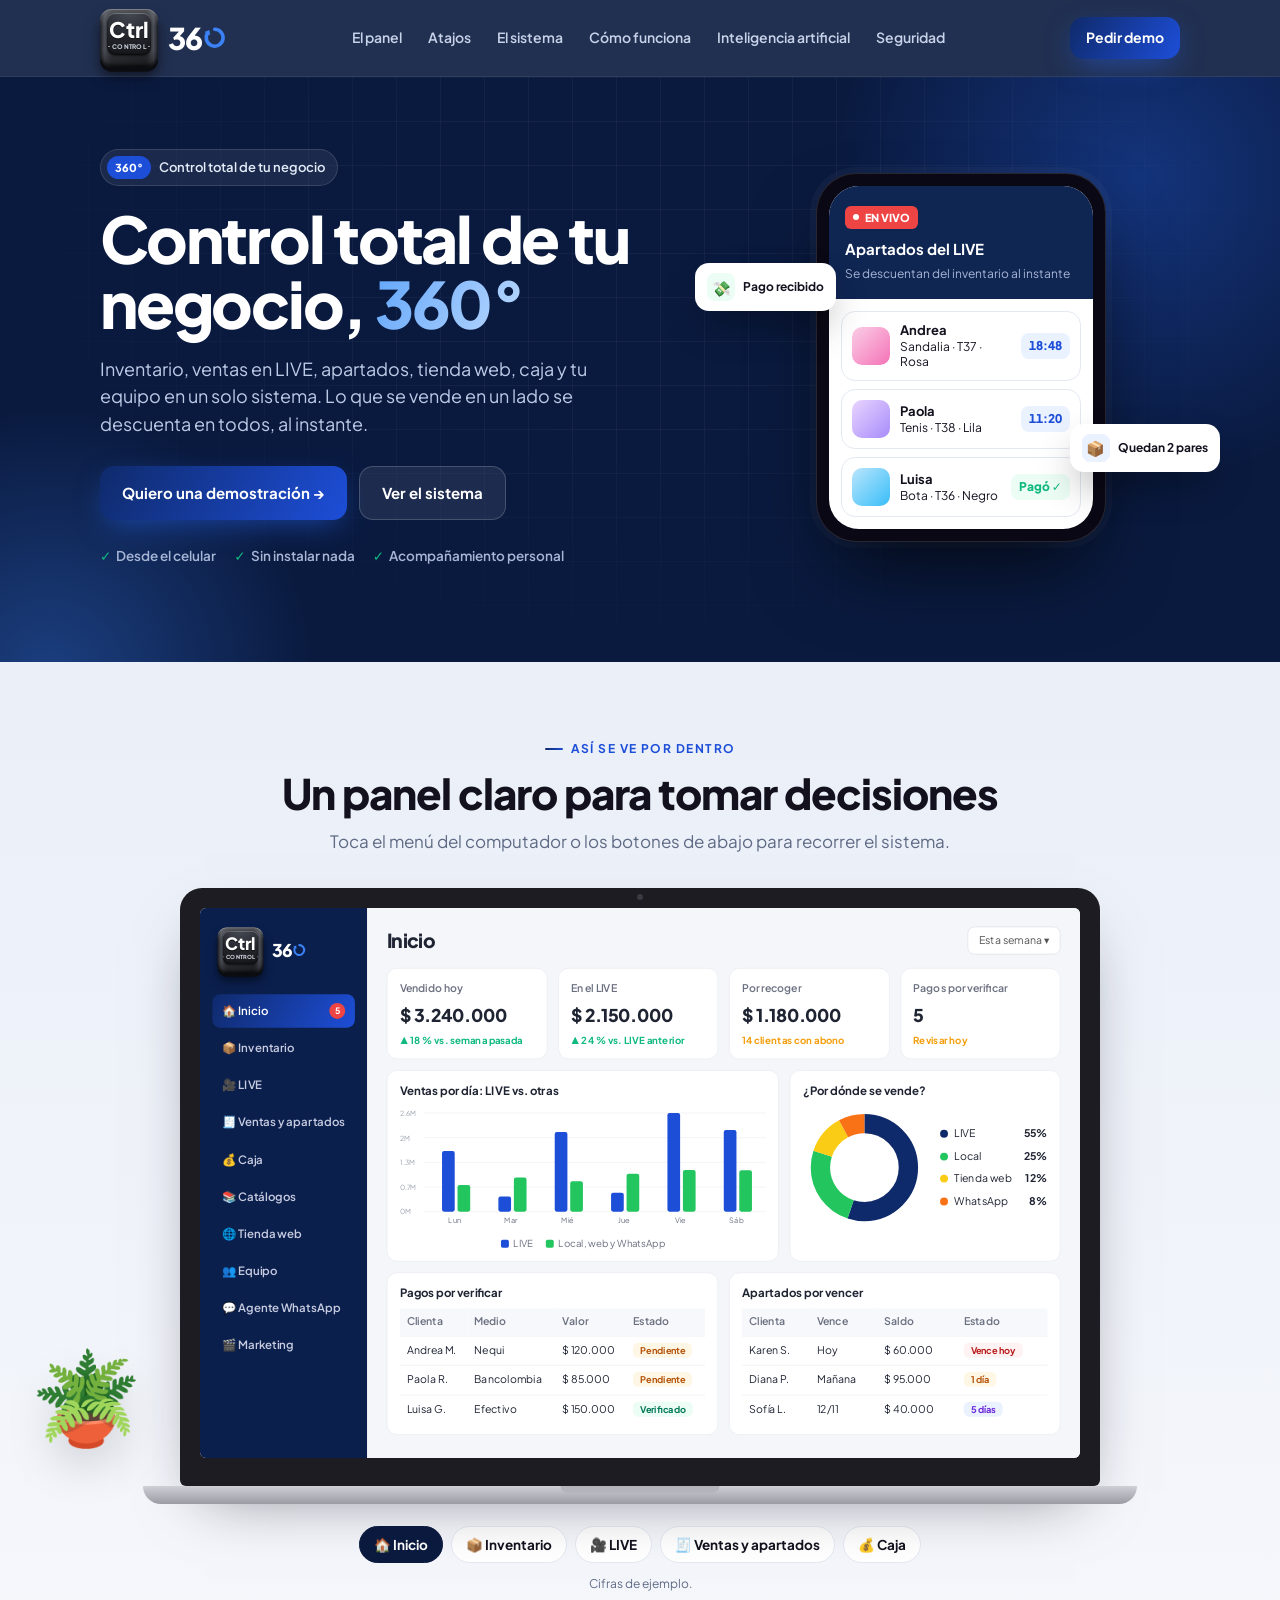
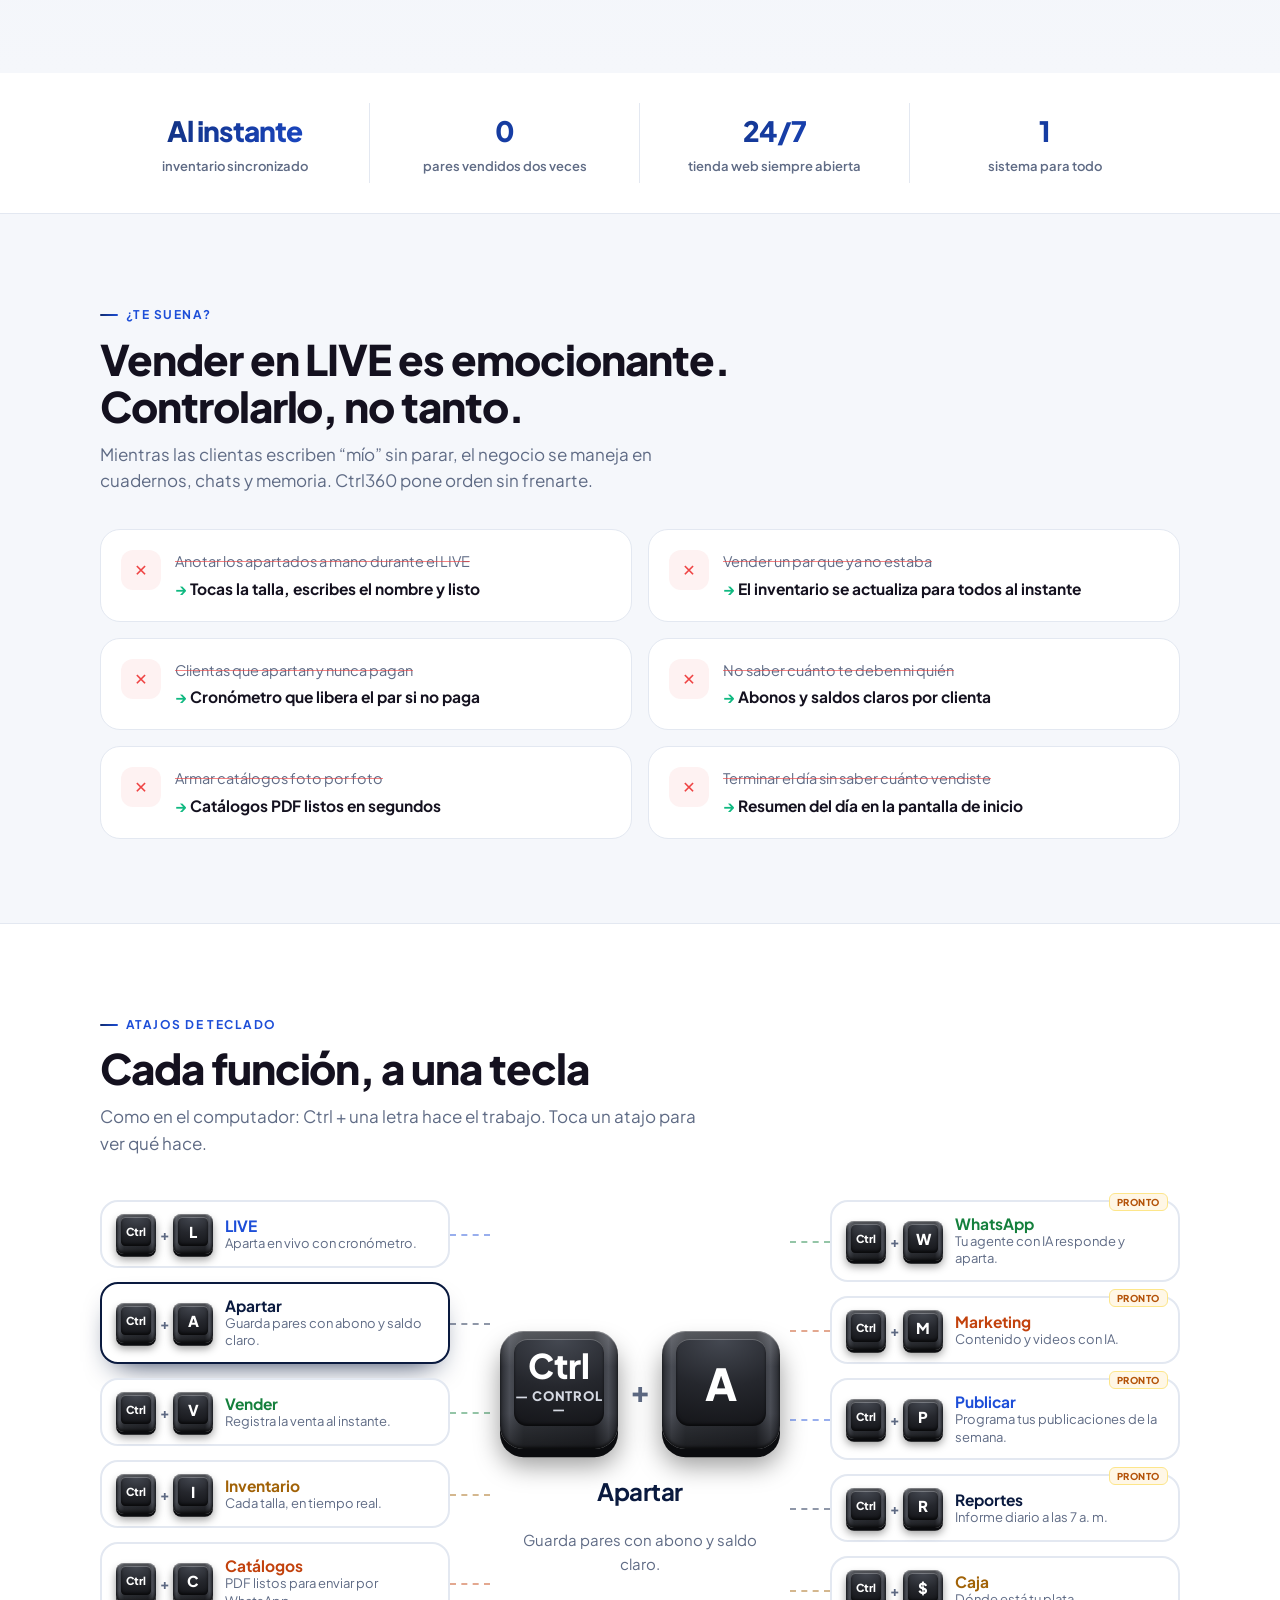
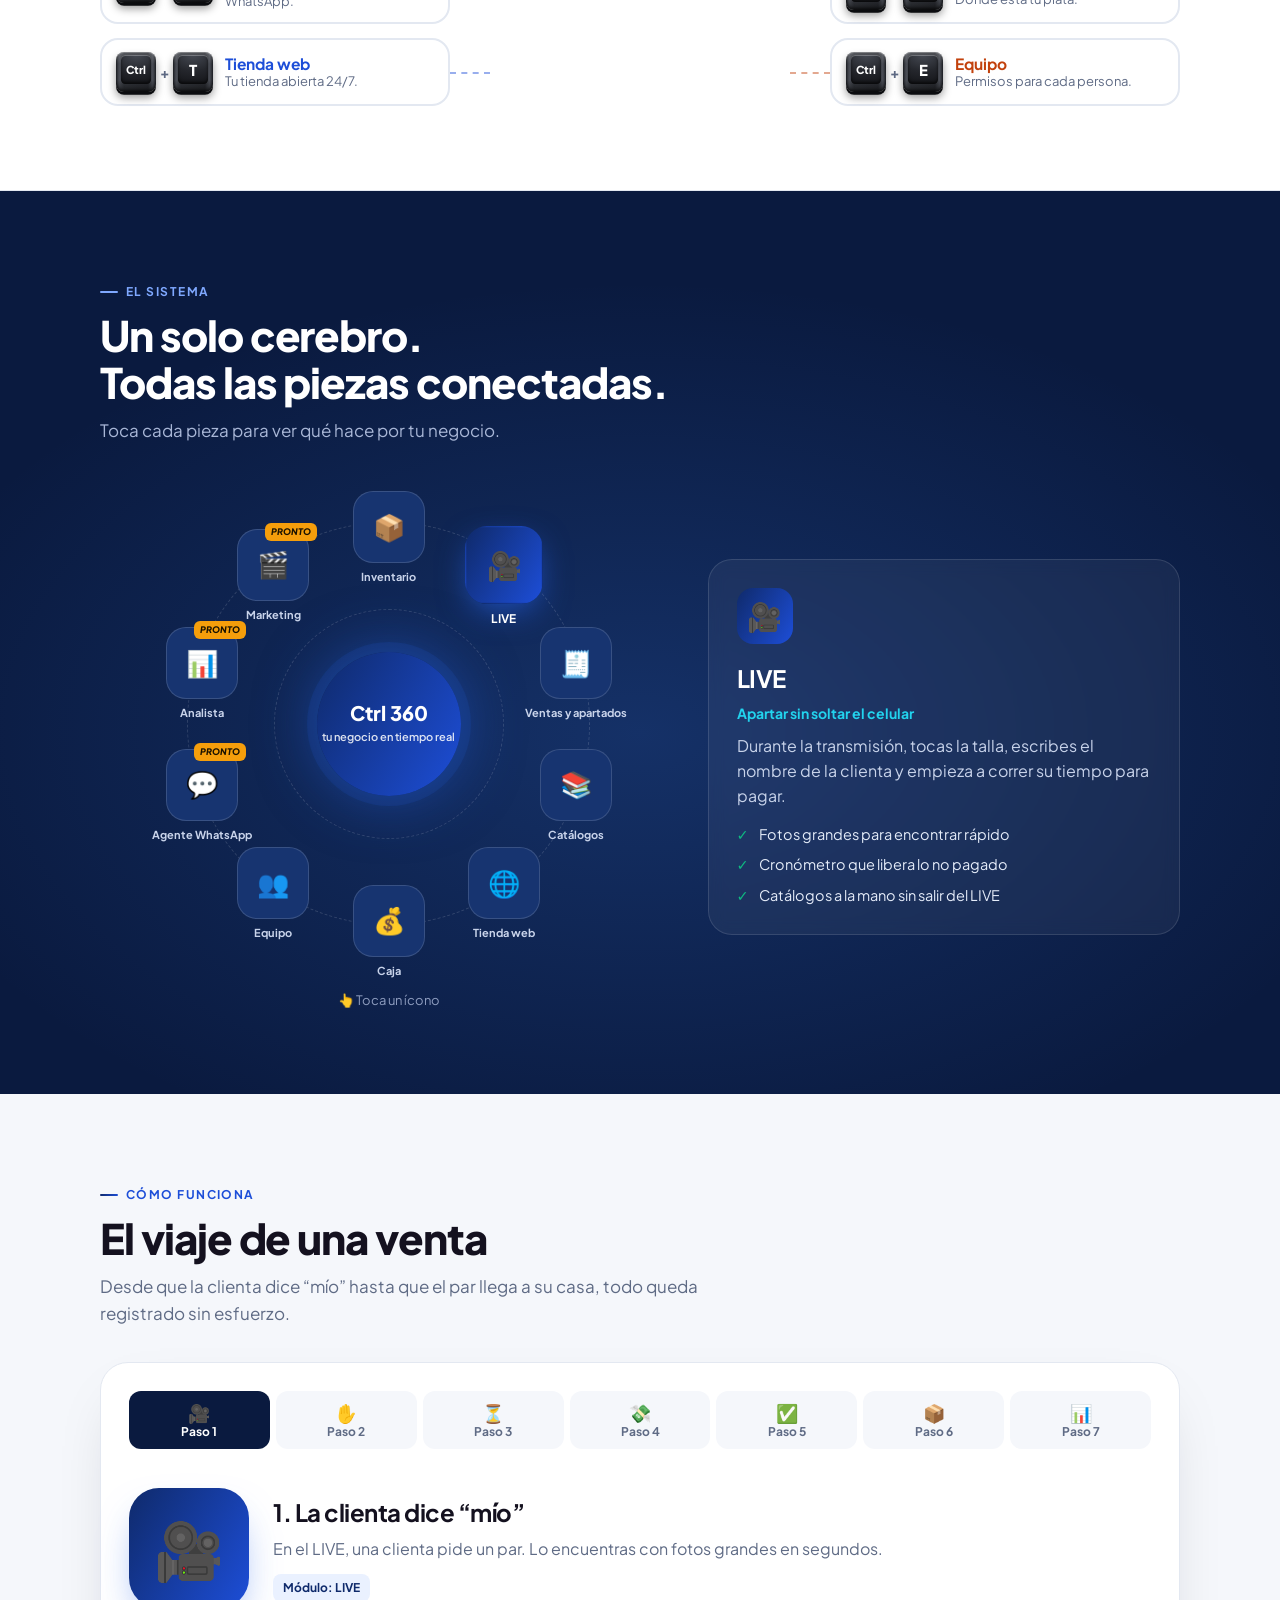
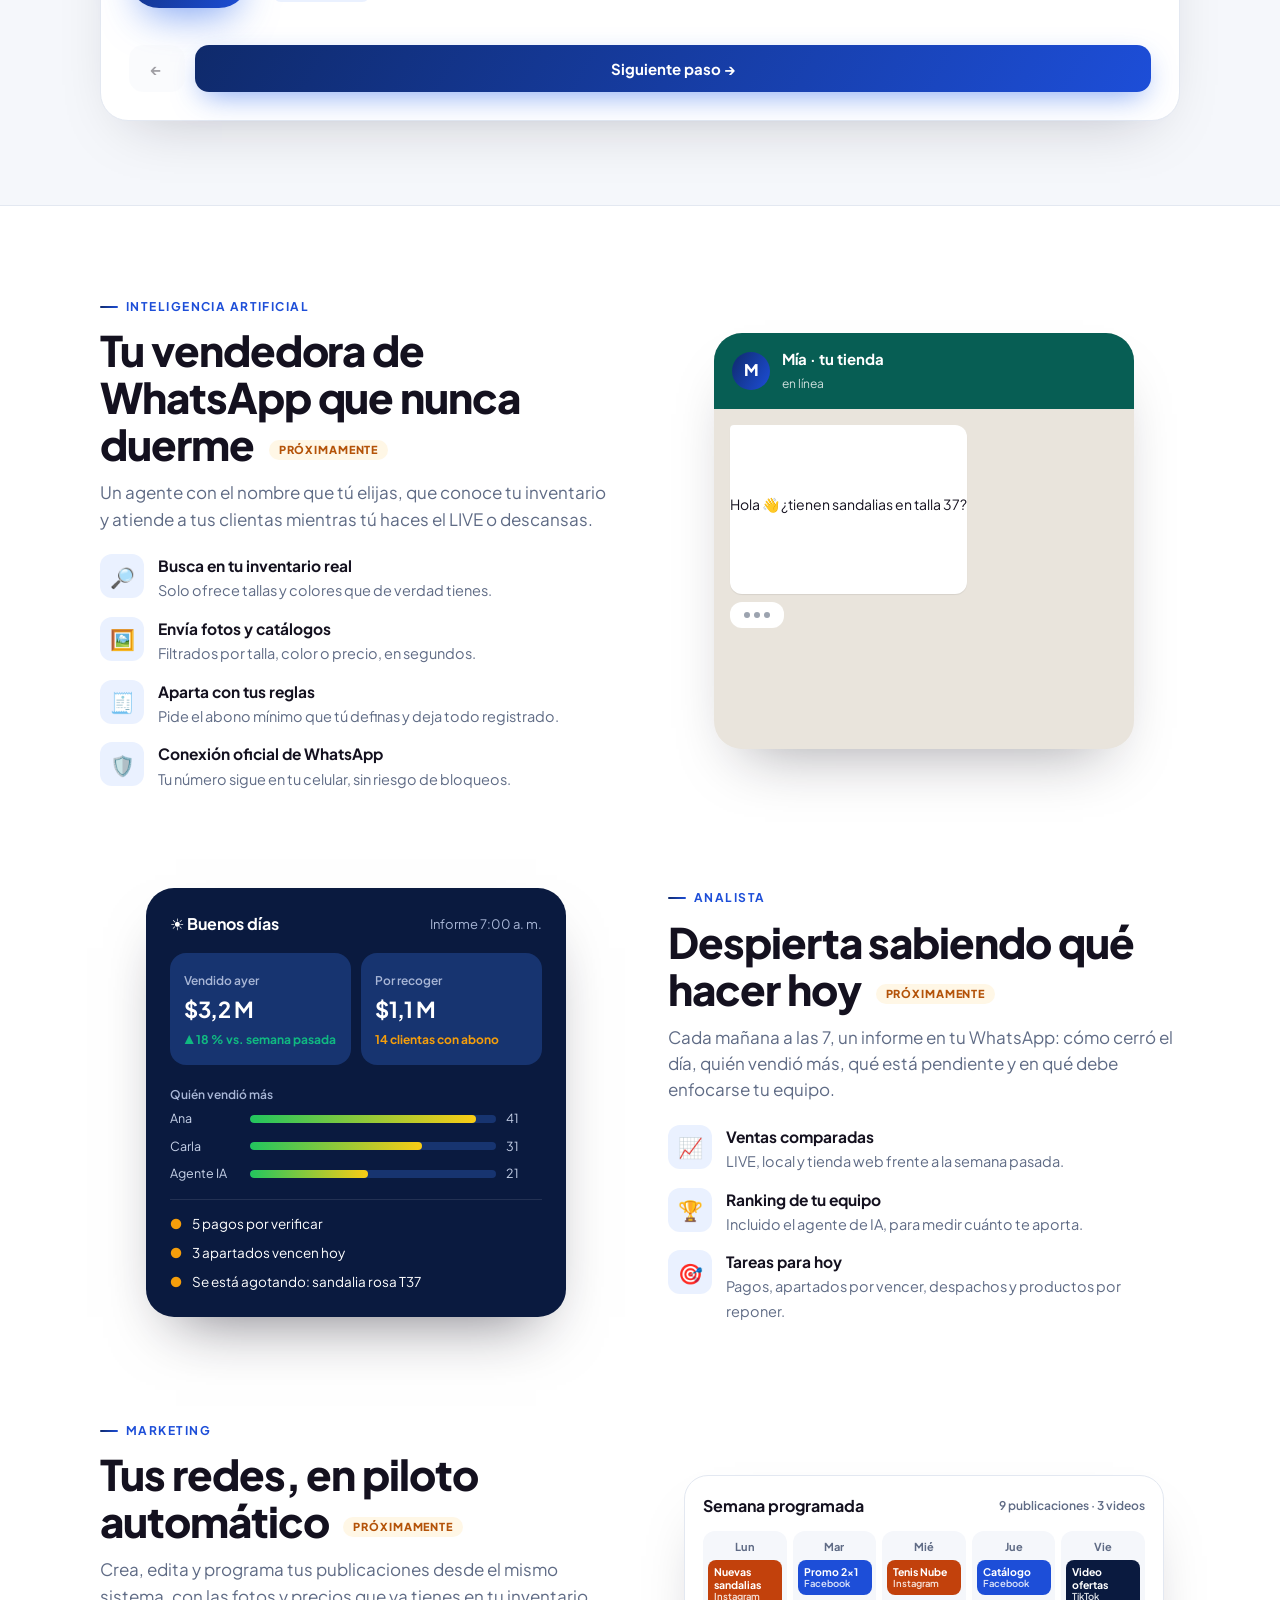
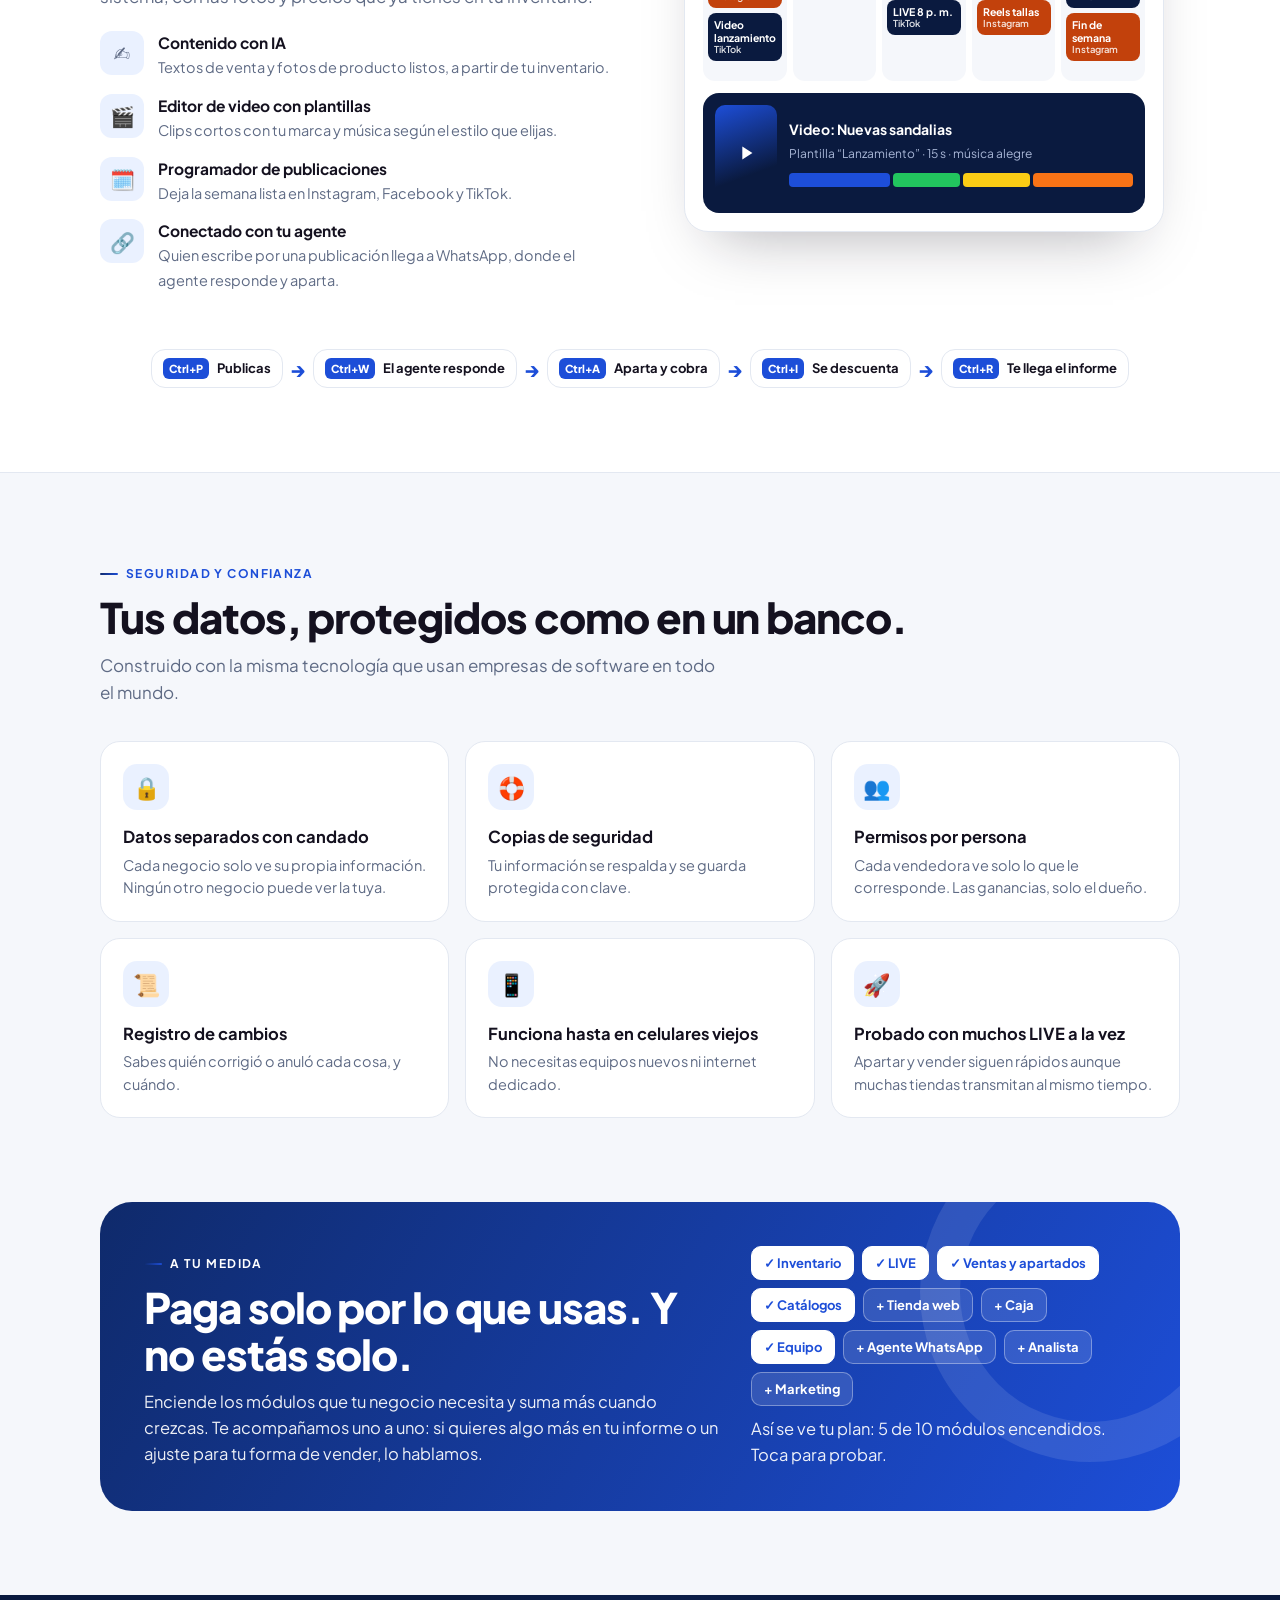
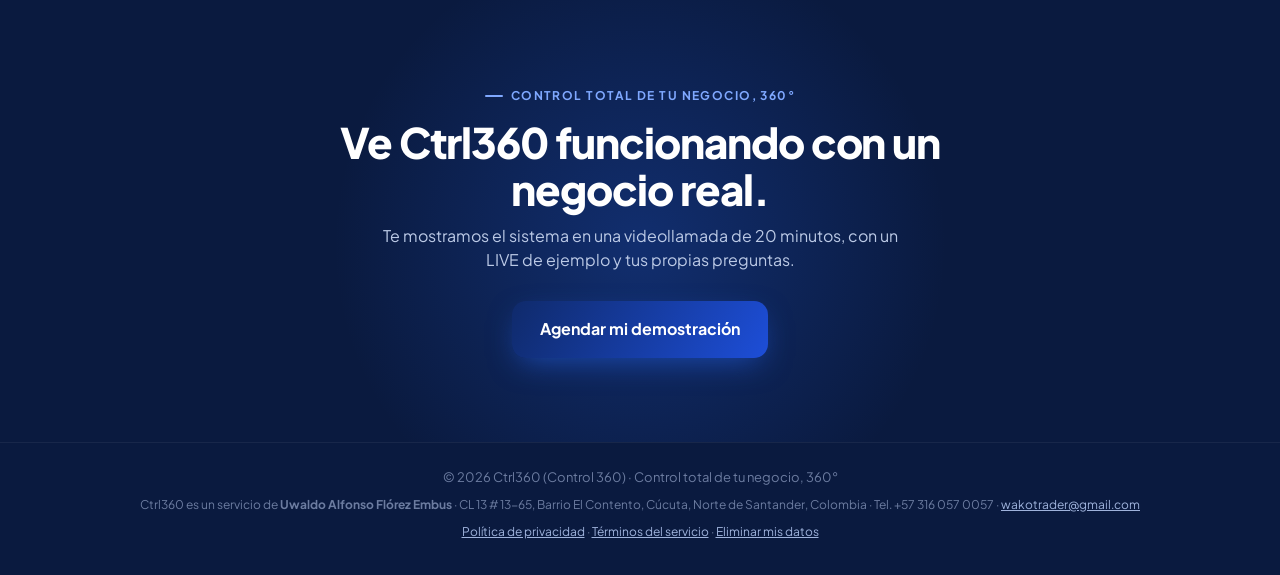
<file: index.html>
<!DOCTYPE html>
<html lang="es">
<head>
<meta charset="utf-8">
<meta name="viewport" content="width=device-width, initial-scale=1">
<title>Ctrl360 · Todo tu negocio, en vivo</title>
<link href="https://fonts.googleapis.com/css2?family=Plus+Jakarta+Sans:wght@400;500;600;700;800&display=swap" rel="stylesheet">
<style>
:root{
  --ink:#0a1a3f; --ink2:#0f2552; --ink3:#173470;
  --txt:#14111f; --muted:#5f6b85; --line:#e3e8f1; --bg:#f5f7fb;
  --fuc:#1d4ed8; --vio:#0f2a6b; --cyan:#22d3ee; --grn:#10b981; --amb:#f59e0b;
  --grad:linear-gradient(120deg,#0f2a6b 0%,#1d4ed8 100%);
  --r:20px;
}
*{box-sizing:border-box;margin:0;padding:0}
html{scroll-behavior:smooth}
body{font-family:'Plus Jakarta Sans',system-ui,sans-serif;color:var(--txt);background:var(--bg);line-height:1.55;-webkit-font-smoothing:antialiased;-webkit-tap-highlight-color:transparent}
a{color:inherit;text-decoration:none}
.wrap{max-width:1120px;margin:0 auto;padding:0 20px}
.grad-txt{background:var(--grad);-webkit-background-clip:text;background-clip:text;color:transparent}
.eyebrow{display:inline-flex;align-items:center;gap:8px;font-size:12px;font-weight:700;letter-spacing:.12em;text-transform:uppercase;color:var(--fuc)}
.eyebrow:before{content:"";width:18px;height:2px;background:var(--grad);border-radius:2px}
h2{font-size:clamp(28px,5vw,42px);line-height:1.12;letter-spacing:-.025em;font-weight:800;margin:10px 0 12px}
.lead{color:var(--muted);font-size:17px;max-width:620px}
section{padding:84px 0}
.btn{display:inline-flex;align-items:center;justify-content:center;gap:8px;font-weight:700;font-size:15px;padding:14px 22px;border-radius:14px;cursor:pointer;border:0;transition:transform .2s, box-shadow .2s;font-family:inherit}
.btn:hover{transform:translateY(-2px)}
.btn-p{background:var(--grad);color:#fff;box-shadow:0 10px 30px -8px rgba(37,99,235,.6)}
.btn-g{background:rgba(255,255,255,.08);color:#fff;border:1px solid rgba(255,255,255,.18)}

/* NAV */
nav{position:sticky;top:0;z-index:50;background:rgba(10,26,63,.9);backdrop-filter:blur(14px);-webkit-backdrop-filter:blur(14px);border-bottom:1px solid rgba(255,255,255,.07)}
nav .wrap{display:flex;align-items:center;justify-content:space-between;height:76px}
.logo{display:flex;align-items:center;gap:10px;color:#fff;font-weight:800;font-size:19px;letter-spacing:-.02em}
.mark{width:32px;height:32px;border-radius:10px;background:var(--grad);display:grid;place-items:center;position:relative}
.mark:after{content:"";width:14px;height:14px;border:3px solid #fff;border-radius:50%;border-right-color:transparent;transform:rotate(45deg)}
nav .links{display:flex;gap:26px;color:#c8d3ea;font-size:14px;font-weight:600}
nav .links a:hover{color:#fff}
nav .btn{padding:10px 16px;font-size:14px}
@media(max-width:820px){nav .links{display:none}}

/* HERO */
.hero{background:var(--ink);color:#fff;position:relative;overflow:hidden;padding:72px 0 96px}
.hero:before{content:"";position:absolute;width:720px;height:720px;right:-220px;top:-260px;background:radial-gradient(circle,rgba(37,99,235,.35),transparent 60%)}
.hero:after{content:"";position:absolute;width:620px;height:620px;left:-260px;bottom:-320px;background:radial-gradient(circle,rgba(59,130,246,.35),transparent 60%)}
.grid-bg{position:absolute;inset:0;background-image:linear-gradient(rgba(255,255,255,.04) 1px,transparent 1px),linear-gradient(90deg,rgba(255,255,255,.04) 1px,transparent 1px);background-size:44px 44px;mask-image:radial-gradient(ellipse at 50% 30%,#000 30%,transparent 75%);-webkit-mask-image:radial-gradient(ellipse at 50% 30%,#000 30%,transparent 75%)}
.hero .wrap{position:relative;z-index:2;display:grid;grid-template-columns:1.15fr .85fr;gap:48px;align-items:center}
@media(max-width:900px){.hero .wrap{grid-template-columns:1fr}}
.badge{display:inline-flex;align-items:center;gap:8px;font-size:13px;font-weight:600;color:#e5ecf9;background:rgba(255,255,255,.07);border:1px solid rgba(255,255,255,.12);padding:6px 12px 6px 6px;border-radius:99px}
.badge span{background:var(--grad);color:#fff;font-size:11px;font-weight:800;padding:3px 8px;border-radius:99px}
.hero h1{font-size:clamp(38px,7vw,64px);line-height:1.02;letter-spacing:-.035em;font-weight:800;margin:20px 0 18px}
.hero p.sub{font-size:18px;color:#bccae6;max-width:540px}
.hero .ctas{display:flex;gap:12px;flex-wrap:wrap;margin-top:28px}
.checks{display:flex;gap:18px;flex-wrap:wrap;margin-top:26px;font-size:13.5px;color:#a8b6d6;font-weight:600}
.checks i{font-style:normal;color:var(--grn);margin-right:5px}

/* PHONE MOCK */
.phone{width:290px;max-width:100%;margin:0 auto;background:#0a0815;border-radius:40px;padding:12px;border:1px solid rgba(255,255,255,.12);box-shadow:0 40px 80px -20px rgba(0,0,0,.7),0 0 0 6px rgba(255,255,255,.03);position:relative}
.screen{background:#fff;border-radius:30px;overflow:hidden;color:var(--txt)}
.scr-top{background:var(--ink2);color:#fff;padding:16px 16px 14px}
.live{display:inline-flex;align-items:center;gap:6px;font-size:11px;font-weight:800;background:#ef4444;padding:3px 8px;border-radius:6px}
.live:before{content:"";width:6px;height:6px;border-radius:50%;background:#fff;animation:blink 1s infinite}
@keyframes blink{50%{opacity:.2}}
.scr-top b{display:block;font-size:15px;margin-top:8px}
.scr-top small{color:#a8b6d6;font-size:12px}
.res{padding:12px;display:grid;gap:8px}
.ap{display:flex;align-items:center;gap:10px;padding:10px;border:1px solid var(--line);border-radius:14px;animation:slide .6s both}
.ap:nth-child(2){animation-delay:.3s}.ap:nth-child(3){animation-delay:.6s}
@keyframes slide{from{opacity:0;transform:translateX(20px)}}
.ap .th{width:38px;height:38px;border-radius:10px;flex:0 0 auto}
.ap .tx{flex:1;font-size:12px;line-height:1.3}
.ap .tx b{font-size:13px;display:block}
.timer{font-size:12px;font-weight:800;padding:4px 8px;border-radius:8px;background:#eaf1ff;color:var(--fuc);font-variant-numeric:tabular-nums}
.timer.paid{background:#ecfdf5;color:var(--grn)}
.float{position:absolute;background:#fff;color:var(--txt);border-radius:14px;padding:10px 12px;font-size:12px;font-weight:700;box-shadow:0 18px 40px -10px rgba(0,0,0,.45);display:flex;align-items:center;gap:8px;animation:bob 4s ease-in-out infinite}
.float .ic{width:28px;height:28px;border-radius:8px;display:grid;place-items:center;font-size:15px}
.f1{left:-46px;top:90px}.f2{right:-40px;bottom:70px;animation-delay:1.5s}
@keyframes bob{50%{transform:translateY(-8px)}}
@media(max-width:420px){.f1{left:-8px}.f2{right:-8px}}

/* LOGOS STRIP / STATS */
.stats{background:#fff;border-bottom:1px solid var(--line)}
.stats .wrap{display:grid;grid-template-columns:repeat(4,1fr);padding-top:30px;padding-bottom:30px}
.st{text-align:center;padding:6px 10px;border-right:1px solid var(--line)}
.st:last-child{border:0}
.st b{display:block;font-size:28px;font-weight:800;letter-spacing:-.03em}
.st span{font-size:13px;color:var(--muted);font-weight:600}
@media(max-width:700px){.stats .wrap{grid-template-columns:repeat(2,1fr);gap:16px 0}.st:nth-child(2){border:0}}

/* PAIN */
.pains{display:grid;grid-template-columns:repeat(2,1fr);gap:16px;margin-top:36px}
@media(max-width:760px){.pains{grid-template-columns:1fr}}
.pain{background:#fff;border:1px solid var(--line);border-radius:var(--r);padding:20px;display:grid;grid-template-columns:auto 1fr;gap:4px 14px;transition:box-shadow .25s,transform .25s}
.pain:hover{box-shadow:0 18px 40px -18px rgba(20,17,31,.25);transform:translateY(-3px)}
.pain .x{grid-row:span 2;width:40px;height:40px;border-radius:12px;background:#fef2f2;color:#ef4444;display:grid;place-items:center;font-weight:800}
.pain s{color:var(--muted);font-size:14.5px;text-decoration-color:#ef4444aa}
.pain b{font-size:15.5px}
.pain b:before{content:"→ ";color:var(--grn)}

/* ECOSYSTEM */
.eco{background:var(--ink);color:#fff;position:relative;overflow:hidden}
.eco .lead{color:#a8b6d6}
.eco:before{content:"";position:absolute;inset:0;background:radial-gradient(60% 50% at 50% 60%,rgba(59,130,246,.22),transparent)}
.eco .wrap{position:relative}
.eco-box{display:grid;grid-template-columns:1.1fr .9fr;gap:30px;margin-top:40px;align-items:center}
@media(max-width:900px){.eco-box{grid-template-columns:1fr}}
.orbit{position:relative;aspect-ratio:1;max-width:480px;width:100%;margin:0 auto}
.ring{position:absolute;inset:8%;border:1px dashed rgba(255,255,255,.14);border-radius:50%;animation:spin 60s linear infinite}
.ring.r2{inset:26%;animation-direction:reverse;animation-duration:40s}
@keyframes spin{to{transform:rotate(360deg)}}
.core{position:absolute;left:50%;top:50%;width:30%;aspect-ratio:1;transform:translate(-50%,-50%);border-radius:50%;background:var(--grad);display:grid;place-items:center;text-align:center;box-shadow:0 0 0 10px rgba(37,99,235,.12),0 0 60px rgba(37,99,235,.5)}
.core b{font-size:clamp(15px,3.6vw,20px);font-weight:800;line-height:1.1}
.core small{display:block;font-size:clamp(9px,2.2vw,11px);opacity:.85;font-weight:600}
.node{position:absolute;transform:translate(-50%,-50%);width:clamp(58px,15%,74px);aspect-ratio:1;border-radius:20px;background:var(--ink3);border:1px solid rgba(255,255,255,.14);display:grid;place-items:center;cursor:pointer;transition:all .25s;font-size:clamp(20px,5vw,26px)}
.node span{position:absolute;top:100%;margin-top:6px;font-size:11px;font-weight:700;color:#c8d3ea;white-space:nowrap}
.node:hover,.node.on{background:var(--grad);border-color:transparent;box-shadow:0 10px 30px -6px rgba(37,99,235,.7);transform:translate(-50%,-50%) scale(1.08)}
.node.on span{color:#fff}
.node .soon{position:absolute;top:-7px;right:-9px;font-size:9px;font-weight:800;background:var(--amb);color:#1b1300;padding:2px 6px;border-radius:6px}
.detail{background:rgba(255,255,255,.05);border:1px solid rgba(255,255,255,.12);border-radius:24px;padding:28px;min-height:300px;backdrop-filter:blur(8px)}
.detail .di{width:56px;height:56px;border-radius:16px;background:var(--grad);display:grid;place-items:center;font-size:28px}
.detail h3{font-size:24px;margin:16px 0 6px;letter-spacing:-.02em}
.detail .tagl{color:var(--cyan);font-weight:700;font-size:14px}
.detail p{color:#c8d3ea;margin-top:10px}
.detail ul{list-style:none;margin-top:14px;display:grid;gap:8px}
.detail li{display:flex;gap:10px;font-size:14.5px;color:#e5ecf9}
.detail li:before{content:"✓";color:var(--grn);font-weight:800}
.fade{animation:fd .35s ease}
@keyframes fd{from{opacity:0;transform:translateY(10px)}}
.hint{text-align:center;color:#8e9dbf;font-size:13px;margin-top:26px}

/* JOURNEY */
.jr{background:#fff;border:1px solid var(--line);border-radius:28px;padding:28px;margin-top:36px;box-shadow:0 24px 60px -30px rgba(20,17,31,.25)}
.steps{display:flex;gap:6px;overflow-x:auto;scrollbar-width:none;margin-bottom:24px}
.steps::-webkit-scrollbar{display:none}
.sp{flex:1;min-width:92px;border:0;background:var(--bg);border-radius:12px;padding:10px 8px;font:700 12px 'Plus Jakarta Sans',sans-serif;color:var(--muted);cursor:pointer;text-align:center;transition:.2s}
.sp em{display:block;font-style:normal;font-size:18px}
.sp.on{background:var(--ink);color:#fff}
.sp.done{color:var(--txt)}
.jbody{display:grid;grid-template-columns:120px 1fr;gap:24px;align-items:center;min-height:150px}
@media(max-width:560px){.jbody{grid-template-columns:1fr}}
.jicon{width:120px;height:120px;border-radius:30px;background:var(--grad);display:grid;place-items:center;font-size:56px;box-shadow:0 20px 40px -14px rgba(37,99,235,.6)}
.jbody h3{font-size:24px;letter-spacing:-.02em}
.jbody p{color:var(--muted);margin-top:6px;font-size:16px}
.jbody .mod{display:inline-block;margin-top:12px;font-size:12px;font-weight:700;padding:5px 10px;border-radius:8px;background:#eaf1ff;color:var(--vio)}
.jnav{display:flex;gap:10px;margin-top:22px}
.jnav button{flex:0 0 auto}
.jnav .btn-p{flex:1}
.btn-l{background:var(--bg);color:var(--txt)}

/* AI SPLIT */
.split{display:grid;grid-template-columns:1fr 1fr;gap:56px;align-items:center}
@media(max-width:900px){.split{grid-template-columns:1fr;gap:36px}}
.soon-tag{display:inline-block;font-size:11px;font-weight:800;letter-spacing:.08em;text-transform:uppercase;background:#fff7e6;color:#b45309;padding:4px 10px;border-radius:99px;margin-left:8px;vertical-align:middle}
.feat{list-style:none;margin-top:22px;display:grid;gap:14px}
.feat li{display:grid;grid-template-columns:44px 1fr;gap:14px;align-items:start}
.feat .fi{width:44px;height:44px;border-radius:12px;background:#eaf1ff;display:grid;place-items:center;font-size:20px}
.feat b{display:block;font-size:15.5px}
.feat span{color:var(--muted);font-size:14.5px}
.chat{background:#e9e4dc;border-radius:28px;padding:0;overflow:hidden;box-shadow:0 30px 60px -30px rgba(20,17,31,.4);max-width:420px;margin:0 auto;width:100%}
.chat-h{background:#075e54;color:#fff;padding:14px 18px;display:flex;align-items:center;gap:12px}
.av{width:38px;height:38px;border-radius:50%;background:var(--grad);display:grid;place-items:center;font-weight:800}
.chat-h b{display:block;font-size:15px}.chat-h small{font-size:12px;opacity:.8}
.msgs{padding:16px;display:flex;flex-direction:column;gap:8px;min-height:340px}
.m{max-width:80%;padding:8px 12px;border-radius:12px;font-size:14px;line-height:1.4;box-shadow:0 1px 1px rgba(0,0,0,.08);display:none}
.m.show{display:block;animation:mIn .4s ease}
@keyframes mIn{from{opacity:0;transform:translateY(8px)}}
.m.in{background:#fff;align-self:flex-start;border-top-left-radius:4px}
.m.out{background:#dcf8c6;align-self:flex-end;border-top-right-radius:4px}
.m .pics{display:flex;gap:4px;margin:6px 0}
.m .pics i{width:58px;height:58px;border-radius:8px;display:block}
.typing{align-self:flex-start;background:#fff;padding:10px 14px;border-radius:12px;display:none;gap:4px}
.typing.on{display:flex}
.typing i{width:6px;height:6px;border-radius:50%;background:#9ca3af;animation:ty 1s infinite}
.typing i:nth-child(2){animation-delay:.15s}.typing i:nth-child(3){animation-delay:.3s}
@keyframes ty{50%{transform:translateY(-4px);opacity:.5}}

/* REPORT */
.report{background:var(--ink);color:#fff;border-radius:28px;padding:24px;max-width:420px;margin:0 auto;width:100%;box-shadow:0 30px 60px -30px rgba(20,17,31,.6)}
.rp-h{display:flex;justify-content:space-between;align-items:center;font-size:13px;color:#a8b6d6}
.rp-h b{color:#fff;font-size:16px}
.kpis{display:grid;grid-template-columns:1fr 1fr;gap:10px;margin:16px 0}
.kpi{background:var(--ink3);border-radius:16px;padding:14px}
.kpi small{color:#a8b6d6;font-size:12px;font-weight:600}
.kpi b{display:block;font-size:22px;letter-spacing:-.02em}
.kpi em{font-style:normal;font-size:12px;color:var(--grn);font-weight:700}
.bars{display:grid;gap:8px;margin-top:4px}
.bar{display:grid;grid-template-columns:70px 1fr 36px;gap:10px;align-items:center;font-size:12.5px;color:#c8d3ea}
.bar div{height:8px;border-radius:9px;background:var(--ink3);overflow:hidden}
.bar div i{display:block;height:100%;background:linear-gradient(90deg,#22c55e,#facc15);border-radius:9px;width:0;transition:width 1.2s ease}
.todo{margin-top:16px;border-top:1px solid rgba(255,255,255,.1);padding-top:14px;display:grid;gap:8px;font-size:13.5px}
.todo div{display:flex;gap:10px}
.todo span{color:var(--amb)}

/* TRUST */
.trust{display:grid;grid-template-columns:repeat(3,1fr);gap:16px;margin-top:36px}
@media(max-width:860px){.trust{grid-template-columns:1fr 1fr}}
@media(max-width:520px){.trust{grid-template-columns:1fr}}
.tc{background:#fff;border:1px solid var(--line);border-radius:var(--r);padding:22px}
.tc .ti{width:46px;height:46px;border-radius:14px;background:linear-gradient(135deg,#eaf1ff,#eaf1ff);display:grid;place-items:center;font-size:22px;margin-bottom:14px}
.tc b{font-size:16.5px;display:block;margin-bottom:4px}
.tc p{color:var(--muted);font-size:14.5px}

/* ACOMPAÑAMIENTO */
.human{background:var(--grad);color:#fff;border-radius:32px;padding:44px;display:grid;grid-template-columns:1.2fr .8fr;gap:30px;align-items:center;position:relative;overflow:hidden}
.human:after{content:"";position:absolute;right:-80px;top:-80px;width:260px;height:260px;border-radius:50%;border:40px solid rgba(255,255,255,.1)}
@media(max-width:820px){.human{grid-template-columns:1fr;padding:30px}}
.human h2{color:#fff}
.human p{opacity:.92;font-size:16.5px}
.mods{display:flex;flex-wrap:wrap;gap:8px;position:relative;z-index:1}
.mods button{font:700 13px 'Plus Jakarta Sans',sans-serif;border:1px solid rgba(255,255,255,.35);background:rgba(255,255,255,.12);color:#fff;padding:8px 12px;border-radius:10px;cursor:pointer;transition:.2s}
.mods button.on{background:#fff;color:var(--fuc);border-color:#fff}
.mods-note{font-size:13px;opacity:.85;margin-top:10px;position:relative;z-index:1}

/* CTA */
.cta{background:var(--ink);color:#fff;text-align:center;position:relative;overflow:hidden}
.cta:before{content:"";position:absolute;left:50%;top:0;width:800px;height:500px;transform:translateX(-50%);background:radial-gradient(circle,rgba(37,99,235,.28),transparent 65%)}
.cta .wrap{position:relative}
.cta h2{color:#fff;max-width:700px;margin:12px auto}
.cta p{color:#bccae6;max-width:520px;margin:0 auto 28px}
footer{background:var(--ink);color:#6c7ca0;font-size:13px;text-align:center;padding:24px 16px 34px;border-top:1px solid rgba(255,255,255,.06)}
footer .legal{margin-top:8px;font-size:12px;line-height:1.6}
footer a{color:#9fb3dc;text-decoration:underline}


/* SHOWCASE LAPTOP */
.show{background:linear-gradient(180deg,#eaeff8 0%,#f5f7fb 100%);padding:70px 0 80px;text-align:center;position:relative;overflow:hidden}
.show .lead{margin:0 auto}
.desk{position:relative;max-width:1000px;margin:34px auto 0}
.plant{position:absolute;left:-10px;bottom:40px;font-size:90px;filter:drop-shadow(0 20px 20px rgba(0,0,0,.12));display:none}
@media(min-width:1100px){.plant{display:block;left:-110px}}
.lap{margin:0 auto;width:92%}
.lid{background:#1c1c22;border-radius:22px 22px 6px 6px;padding:2.2% 2.2% 3%;box-shadow:0 30px 60px -25px rgba(20,17,31,.55);position:relative}
.lid:before{content:"";position:absolute;top:1%;left:50%;width:6px;height:6px;border-radius:50%;background:#3a3a44;transform:translateX(-50%)}
.scr{background:#fff;border-radius:6px;overflow:hidden;position:relative;aspect-ratio:16/10}
.dash{position:absolute;top:0;left:0;width:1000px;height:625px;transform-origin:0 0;display:flex;text-align:left;font-size:13px;color:#1f2433}
.base{height:18px;background:linear-gradient(#cfd0d6,#9a9ba3);border-radius:0 0 26px 26px;width:108%;margin-left:-4%;position:relative;box-shadow:0 18px 30px -12px rgba(0,0,0,.35)}
.base:before{content:"";position:absolute;left:50%;top:0;width:16%;height:7px;background:#b4b5bc;border-radius:0 0 10px 10px;transform:translateX(-50%)}
.d-side{width:190px;background:#0b1f4d;color:#c7cbe0;padding:22px 14px;flex:0 0 auto;display:flex;flex-direction:column;gap:4px}
.d-logo{display:flex;align-items:center;gap:9px;color:#fff;font-weight:800;font-size:19px;margin:0 6px 20px}
.d-logo i{width:26px;height:26px;border-radius:8px;background:var(--grad)}
.d-it{display:flex;align-items:center;gap:10px;padding:9px 11px;border-radius:9px;font-size:13px;font-weight:600;cursor:pointer;transition:.15s}
.d-it:hover{background:rgba(255,255,255,.06)}
.d-it.on{background:var(--grad);color:#fff}
.d-it b{margin-left:auto;background:#ef4444;color:#fff;font-size:10px;padding:1px 6px;border-radius:9px}
.d-main{flex:1;background:#f5f6fa;padding:20px 22px;overflow:hidden}
.d-head{display:flex;justify-content:space-between;align-items:center;margin-bottom:14px}
.d-head h4{font-size:22px;font-weight:800;letter-spacing:-.02em}
.d-sel{background:#fff;border:1px solid #e3e5ec;border-radius:8px;padding:6px 12px;font-size:12px;color:#555}
.d-kpis{display:grid;grid-template-columns:repeat(4,1fr);gap:12px;margin-bottom:12px}
.d-k{background:#fff;border:1px solid #eceef3;border-radius:12px;padding:12px 14px}
.d-k small{font-size:12px;color:#6b7080;font-weight:600}
.d-k b{display:block;font-size:20px;font-weight:800;margin:4px 0 2px;letter-spacing:-.02em}
.d-k em{font-style:normal;font-size:11px;color:#10b981;font-weight:700}
.d-k em.w{color:#f59e0b}
.d-row{display:grid;grid-template-columns:1.45fr 1fr;gap:12px;margin-bottom:12px}
.d-card{background:#fff;border:1px solid #eceef3;border-radius:12px;padding:12px 14px}
.d-card h5{font-size:13px;font-weight:700;margin-bottom:8px}
.d-leg{display:flex;gap:14px;font-size:11px;color:#6b7080;justify-content:center;margin-top:4px}
.d-leg i{display:inline-block;width:9px;height:9px;border-radius:2px;margin-right:5px;vertical-align:-1px}
.d-donut{display:flex;align-items:center;gap:16px}
.d-donut ul{list-style:none;font-size:12px;display:grid;gap:7px;flex:1}
.d-donut li{display:flex;align-items:center;gap:7px}
.d-donut li span{margin-left:auto;font-weight:700}
.d-donut li i{width:9px;height:9px;border-radius:50%}
.d-tbl{width:100%;border-collapse:collapse;font-size:12px}
.d-tbl th{text-align:left;color:#6b7080;font-weight:600;background:#f7f8fb;padding:6px 8px}
.d-tbl td{padding:7px 8px;border-top:1px solid #f0f1f5}
.pill2{font-size:10.5px;font-weight:700;padding:2px 8px;border-radius:6px}
.p-a{background:#fff7e6;color:#b45309}.p-g{background:#ecfdf5;color:#047857}.p-r{background:#fef2f2;color:#b91c1c}.p-v{background:#eaf1ff;color:#6d28d9}
.d-prod{display:grid;grid-template-columns:repeat(4,1fr);gap:10px}
.d-pc{background:#fff;border:1px solid #eceef3;border-radius:12px;overflow:hidden}
.d-pc .im{height:92px}
.d-pc div.t{padding:8px 10px;font-size:12px}
.d-pc b{display:block;font-size:12.5px}
.szs{display:flex;gap:3px;flex-wrap:wrap;margin-top:6px}
.szs span{font-size:10px;font-weight:700;padding:2px 5px;border-radius:5px;background:#ecfdf5;color:#047857}
.szs span.o{background:#f3f4f6;color:#9ca3af;text-decoration:line-through}
.szs span.l{background:#fff7e6;color:#b45309}
.d-live{display:grid;grid-template-columns:1.3fr 1fr;gap:12px}
.lv-grid{display:grid;grid-template-columns:repeat(3,1fr);gap:8px}
.lv-grid div{height:96px;border-radius:10px;position:relative}
.lv-grid div span{position:absolute;bottom:6px;left:6px;background:rgba(255,255,255,.92);font-size:10.5px;font-weight:700;padding:2px 6px;border-radius:5px}
.vtabs{display:flex;gap:8px;justify-content:center;flex-wrap:wrap;margin-top:22px}
.vtabs button{font:700 13.5px 'Plus Jakarta Sans',sans-serif;border:1px solid var(--line);background:#fff;color:var(--txt);padding:9px 14px;border-radius:99px;cursor:pointer;transition:.2s}
.vtabs button.on{background:var(--ink);color:#fff;border-color:var(--ink)}
.disc{font-size:12px;color:var(--muted);margin-top:12px}

.hero .grad-txt{background:linear-gradient(120deg,#60a5fa,#bfdbfe);-webkit-background-clip:text;background-clip:text}
.eco .eyebrow,.cta .eyebrow,.hero .eyebrow{color:#7fa8ff}
.eco .eyebrow:before,.cta .eyebrow:before{background:#7fa8ff}
.badge span{background:#1d4ed8}


/* ATAJOS */
.atj-sec{background:#fff;border-top:1px solid var(--line);border-bottom:1px solid var(--line)}
.atj{display:grid;grid-template-columns:1fr 300px 1fr;gap:26px 40px;align-items:center;margin-top:44px}
.atj-col{display:grid;gap:14px}
.ac{display:flex;align-items:center;gap:12px;background:#fff;border:2px solid var(--line);border-radius:18px;padding:12px 14px;cursor:pointer;transition:border-color .2s,box-shadow .2s,transform .2s;position:relative;text-align:left;font-family:inherit;width:100%}
.ac:hover{transform:translateY(-2px)}
.ac.on{border-color:var(--c);box-shadow:0 14px 30px -16px var(--c)}
.atj-col.l .ac::after,.atj-col.r .ac::after{content:"";position:absolute;top:50%;width:40px;border-top:2px dashed var(--c);opacity:.45}
.atj-col.l .ac::after{right:-42px}.atj-col.r .ac::after{left:-42px}
.ac .mk{display:flex;align-items:center;gap:4px;flex:0 0 auto}
.ac .mk em{font-style:normal;font-weight:800;color:var(--muted);font-size:14px}
.ac b{display:block;font-size:15.5px;color:var(--c)}
.ac small{display:block;font-size:13px;color:var(--muted);line-height:1.35}
.ac .pr{position:absolute;top:-9px;right:10px;font-size:9.5px;font-weight:800;letter-spacing:.06em;background:#fff7e6;color:#b45309;padding:2px 7px;border-radius:6px;border:1px solid #fde68a}
.kk{position:relative;display:inline-block;flex:0 0 auto;width:var(--s);height:var(--s);border-radius:20%;background:linear-gradient(90deg,#26282e 0%,#4a4d55 8%,#33363c 20%,#2a2c32 80%,#4a4d55 92%,#26282e 100%);box-shadow:0 calc(var(--s)*.07) 0 #0b0c0f,0 calc(var(--s)*.14) calc(var(--s)*.22) rgba(0,0,0,.4),inset 0 1px 0 rgba(255,255,255,.25),inset 0 -2px 3px rgba(0,0,0,.6);transition:transform .12s, box-shadow .12s}
.kk::before{content:"";position:absolute;inset:0;border-radius:inherit;background:linear-gradient(180deg,rgba(255,255,255,.18),transparent 30%,transparent 70%,rgba(0,0,0,.45))}
.kk>i{position:absolute;left:12%;right:12%;top:7%;bottom:20%;border-radius:15%;background:radial-gradient(140% 100% at 50% 0%,#454952 0%,#25272d 55%,#16171b 100%);box-shadow:inset 0 1px 0 rgba(255,255,255,.28),inset 0 -2px 3px rgba(0,0,0,.6);display:flex;flex-direction:column;align-items:center;justify-content:center;color:#fff;font-style:normal;font-weight:800;line-height:1}
.kk.press{transform:translateY(calc(var(--s)*.05));box-shadow:0 calc(var(--s)*.02) 0 #0b0c0f,0 calc(var(--s)*.05) calc(var(--s)*.1) rgba(0,0,0,.4),inset 0 1px 0 rgba(255,255,255,.25)}
.atj-c{display:flex;flex-direction:column;align-items:center;text-align:center;gap:18px}
.atj-c .combo{display:flex;align-items:center;gap:12px}
.atj-c .combo span{font-size:30px;font-weight:800;color:var(--muted)}
.atj-c h3{font-size:24px;letter-spacing:-.02em;margin-top:6px}
.atj-c p{color:var(--muted);font-size:15px;max-width:270px}
@media(max-width:900px){.atj{grid-template-columns:1fr}.atj-c{order:-1}.atj-col.l .ac::after,.atj-col.r .ac::after{display:none}}

/* MARKETING */
.cal{background:#fff;border:1px solid var(--line);border-radius:24px;padding:18px;box-shadow:0 30px 60px -30px rgba(20,17,31,.35);max-width:480px;margin:0 auto;width:100%}
.cal-h{display:flex;justify-content:space-between;align-items:center;margin-bottom:12px}
.cal-h b{font-size:16px}.cal-h span{font-size:12px;color:var(--muted);font-weight:600}
.days{display:grid;grid-template-columns:repeat(5,minmax(0,1fr));gap:6px}
.dy{background:var(--bg);border-radius:12px;padding:7px 5px;min-height:150px;display:flex;flex-direction:column;gap:5px}
.dy>small{font-size:11px;font-weight:700;color:var(--muted);text-align:center}
.post{border-radius:8px;padding:5px 6px;font-size:10.5px;font-weight:700;line-height:1.25;color:#fff;animation:pin .5s both}
.post i{display:block;font-style:normal;font-weight:600;opacity:.85;font-size:9.5px}
@keyframes pin{from{opacity:0;transform:scale(.85)}}
.vid{margin-top:12px;background:var(--ink);border-radius:16px;padding:12px;display:flex;gap:12px;align-items:center;color:#fff}
.vid .thumb{width:62px;height:96px;border-radius:10px;background:linear-gradient(160deg,#1d4ed8,#0a1a3f 70%);display:grid;place-items:center;flex:0 0 auto}
.vid .thumb svg{width:22px;height:22px}
.vid b{font-size:14px;display:block}
.vid small{font-size:12px;color:#a8b6d6}
.tl{display:flex;gap:3px;margin-top:8px}
.tl i{height:14px;border-radius:4px;display:block}
.chain{display:flex;flex-wrap:wrap;align-items:center;justify-content:center;gap:7px;margin-top:56px}
.chain div{background:#fff;border:1px solid var(--line);border-radius:14px;padding:8px 11px;font-weight:700;font-size:13px;display:flex;align-items:center;gap:8px}
.chain div em{font-style:normal;font-size:11px;font-weight:800;color:#fff;background:var(--fuc);border-radius:6px;padding:2px 6px}
.chain>span{color:var(--fuc);font-weight:800;font-size:20px}

/* LOGO tecla */
.logo{display:inline-flex;align-items:center;gap:10px;color:#fff}
.key{--k:58px;position:relative;display:inline-block;width:var(--k);height:var(--k);flex:0 0 auto;border-radius:calc(var(--k)*.2);
 background:linear-gradient(90deg,#26282e 0%,#4a4d55 8%,#33363c 20%,#2a2c32 80%,#4a4d55 92%,#26282e 100%);
 box-shadow:0 calc(var(--k)*.08) 0 #0b0c0f,0 calc(var(--k)*.16) calc(var(--k)*.22) rgba(0,0,0,.55),inset 0 1px 0 rgba(255,255,255,.25),inset 0 -2px 3px rgba(0,0,0,.6)}
.key:before{content:"";position:absolute;inset:0;border-radius:inherit;background:linear-gradient(180deg,rgba(255,255,255,.18),transparent 30%,transparent 70%,rgba(0,0,0,.45))}
.cap{position:absolute;left:12%;right:12%;top:7%;bottom:20%;border-radius:calc(var(--k)*.14);
 background:radial-gradient(140% 100% at 50% 0%,#454952 0%,#25272d 55%,#16171b 100%);
 box-shadow:inset 0 1px 0 rgba(255,255,255,.28),inset 0 -1px 2px rgba(0,0,0,.6),0 1px 2px rgba(0,0,0,.5);
 display:flex;flex-direction:column;align-items:center;justify-content:center}
.cap b{font:800 calc(var(--k)*.37)/1 'Plus Jakarta Sans',sans-serif;color:#fff;letter-spacing:-.01em;text-shadow:0 1px 1px rgba(0,0,0,.6)}
.cap small{display:flex;align-items:center;gap:2px;font:800 6.3px/1 'Plus Jakarta Sans',sans-serif;letter-spacing:.04em;color:#c9ced8;margin-top:calc(var(--k)*.05)}
.cap small:before,.cap small:after{content:"";width:calc(var(--k)*.03);height:1px;background:#8d93a0}
.n360{display:inline-flex;align-items:center;font-weight:800;font-size:30px;letter-spacing:-.03em;line-height:1}
.n360 svg{width:.78em;height:.78em;margin-left:.03em}
.d-logo{align-items:center}
.d-logo .key{--k:52px}
.d-logo .n360{font-size:20px}
.reveal{opacity:0;transform:translateY(24px);transition:opacity .7s ease,transform .7s ease}
.reveal.in{opacity:1;transform:none}
@media(prefers-reduced-motion:reduce){*{animation:none!important;transition:none!important}.reveal{opacity:1;transform:none}}
</style>
</head>
<body>

<nav>
  <div class="wrap">
    <a class="logo" href="#top" aria-label="Control 360"><span class="key"><span class="cap"><b>Ctrl</b><small>CONTROL</small></span></span><span class="n360">36<svg viewBox="0 0 100 100" aria-hidden="true"><path d="M50 14 A36 36 0 1 1 18.8 32" fill="none" stroke="#3b82f6" stroke-width="15" stroke-linecap="round"/><path d="M27 17 L31 40 L6 26 Z" fill="#3b82f6"/></svg></span></a>
    <div class="links"><a href="#panel">El panel</a><a href="#atajos">Atajos</a><a href="#sistema">El sistema</a><a href="#venta">Cómo funciona</a><a href="#ia">Inteligencia artificial</a><a href="#seguridad">Seguridad</a></div>
    <a class="btn btn-p" href="#contacto">Pedir demo</a>
  </div>
</nav>

<header class="hero" id="top">
  <div class="grid-bg"></div>
  <div class="wrap">
    <div>
      <span class="badge"><span>360°</span> Control total de tu negocio</span>
      <h1>Control total de tu negocio, <span class="grad-txt">360°</span></h1>
      <p class="sub">Inventario, ventas en LIVE, apartados, tienda web, caja y tu equipo en un solo sistema. Lo que se vende en un lado se descuenta en todos, al instante.</p>
      <div class="ctas">
        <a class="btn btn-p" href="#contacto">Quiero una demostración →</a>
        <a class="btn btn-g" href="#sistema">Ver el sistema</a>
      </div>
      <div class="checks"><span><i>✓</i>Desde el celular</span><span><i>✓</i>Sin instalar nada</span><span><i>✓</i>Acompañamiento personal</span></div>
    </div>
    <div style="position:relative">
      <div class="phone">
        <div class="screen">
          <div class="scr-top"><span class="live">EN VIVO</span><b>Apartados del LIVE</b><small>Se descuentan del inventario al instante</small></div>
          <div class="res">
            <div class="ap"><span class="th" style="background:linear-gradient(135deg,#fbcfe8,#f472b6)"></span><span class="tx"><b>Andrea</b>Sandalia · T37 · Rosa</span><span class="timer" data-s="1132">18:52</span></div>
            <div class="ap"><span class="th" style="background:linear-gradient(135deg,#e9d5ff,#a78bfa)"></span><span class="tx"><b>Paola</b>Tenis · T38 · Lila</span><span class="timer" data-s="684">11:24</span></div>
            <div class="ap"><span class="th" style="background:linear-gradient(135deg,#bae6fd,#38bdf8)"></span><span class="tx"><b>Luisa</b>Bota · T36 · Negro</span><span class="timer paid">Pagó ✓</span></div>
          </div>
        </div>
      </div>
      <div class="float f1"><span class="ic" style="background:#ecfdf5">💸</span>Pago recibido</div>
      <div class="float f2"><span class="ic" style="background:#eaf1ff">📦</span>Quedan 2 pares</div>
    </div>
  </div>
</header>


<section class="show" id="panel">
  <div class="wrap">
    <span class="eyebrow">Así se ve por dentro</span>
    <h2>Un panel claro para tomar decisiones</h2>
    <p class="lead">Toca el menú del computador o los botones de abajo para recorrer el sistema.</p>
    <div class="desk">
      <div class="plant">🪴</div>
      <div class="lap">
        <div class="lid"><div class="scr" id="scr">
          <div class="dash" id="dash">
            <aside class="d-side" id="dside"></aside>
            <div class="d-main" id="dmain"></div>
          </div>
        </div></div>
        <div class="base"></div>
      </div>
    </div>
    <div class="vtabs" id="vtabs"></div>
    <p class="disc">Cifras de ejemplo.</p>
  </div>
</section>

<div class="stats">
  <div class="wrap">
    <div class="st"><b class="grad-txt">Al instante</b><span>inventario sincronizado</span></div>
    <div class="st"><b class="grad-txt">0</b><span>pares vendidos dos veces</span></div>
    <div class="st"><b class="grad-txt">24/7</b><span>tienda web siempre abierta</span></div>
    <div class="st"><b class="grad-txt">1</b><span>sistema para todo</span></div>
  </div>
</div>

<section>
  <div class="wrap reveal">
    <span class="eyebrow">¿Te suena?</span>
    <h2>Vender en LIVE es emocionante.<br>Controlarlo, no tanto.</h2>
    <p class="lead">Mientras las clientas escriben “mío” sin parar, el negocio se maneja en cuadernos, chats y memoria. Ctrl360 pone orden sin frenarte.</p>
    <div class="pains">
      <div class="pain"><span class="x">✕</span><s>Anotar los apartados a mano durante el LIVE</s><b>Tocas la talla, escribes el nombre y listo</b></div>
      <div class="pain"><span class="x">✕</span><s>Vender un par que ya no estaba</s><b>El inventario se actualiza para todos al instante</b></div>
      <div class="pain"><span class="x">✕</span><s>Clientas que apartan y nunca pagan</s><b>Cronómetro que libera el par si no paga</b></div>
      <div class="pain"><span class="x">✕</span><s>No saber cuánto te deben ni quién</s><b>Abonos y saldos claros por clienta</b></div>
      <div class="pain"><span class="x">✕</span><s>Armar catálogos foto por foto</s><b>Catálogos PDF listos en segundos</b></div>
      <div class="pain"><span class="x">✕</span><s>Terminar el día sin saber cuánto vendiste</s><b>Resumen del día en la pantalla de inicio</b></div>
    </div>
  </div>
</section>


<section class="atj-sec" id="atajos">
  <div class="wrap reveal">
    <span class="eyebrow">Atajos de teclado</span>
    <h2>Cada función, a una tecla</h2>
    <p class="lead">Como en el computador: Ctrl + una letra hace el trabajo. Toca un atajo para ver qué hace.</p>
    <div class="atj">
      <div class="atj-col l" id="atjL"></div>
      <div class="atj-c">
        <div class="combo"><span class="kk" id="kCtrl" style="--s:118px"><i style="font-size:34px">Ctrl<small style="font-size:13px;letter-spacing:.06em;color:#d5d9e2;margin-top:7px;font-weight:800">— CONTROL —</small></i></span><span>+</span><span class="kk" id="kKey" style="--s:118px"><i style="font-size:44px" id="kLetter">L</i></span></div>
        <h3 id="atjT">LIVE</h3>
        <p id="atjD">Aparta en vivo con cronómetro.</p>
      </div>
      <div class="atj-col r" id="atjR"></div>
    </div>
  </div>
</section>

<section class="eco" id="sistema">
  <div class="wrap">
    <span class="eyebrow">El sistema</span>
    <h2>Un solo cerebro.<br>Todas las piezas conectadas.</h2>
    <p class="lead">Toca cada pieza para ver qué hace por tu negocio.</p>
    <div class="eco-box">
      <div>
        <div class="orbit" id="orbit">
          <div class="ring"></div><div class="ring r2"></div>
          <div class="core"><div><b>Ctrl 360</b><small>tu negocio en tiempo real</small></div></div>
        </div>
        <p class="hint">👆 Toca un ícono</p>
      </div>
      <div class="detail" id="detail"></div>
    </div>
  </div>
</section>

<section id="venta">
  <div class="wrap reveal">
    <span class="eyebrow">Cómo funciona</span>
    <h2>El viaje de una venta</h2>
    <p class="lead">Desde que la clienta dice “mío” hasta que el par llega a su casa, todo queda registrado sin esfuerzo.</p>
    <div class="jr">
      <div class="steps" id="steps"></div>
      <div class="jbody" id="jbody"></div>
      <div class="jnav"><button class="btn btn-l" id="jprev">←</button><button class="btn btn-p" id="jnext">Siguiente paso →</button></div>
    </div>
  </div>
</section>

<section id="ia" style="background:#fff;border-top:1px solid var(--line);border-bottom:1px solid var(--line)">
  <div class="wrap">
    <div class="split reveal">
      <div>
        <span class="eyebrow">Inteligencia artificial</span>
        <h2>Tu vendedora de WhatsApp que nunca duerme <span class="soon-tag">Próximamente</span></h2>
        <p class="lead">Un agente con el nombre que tú elijas, que conoce tu inventario y atiende a tus clientas mientras tú haces el LIVE o descansas.</p>
        <ul class="feat">
          <li><span class="fi">🔎</span><div><b>Busca en tu inventario real</b><span>Solo ofrece tallas y colores que de verdad tienes.</span></div></li>
          <li><span class="fi">🖼️</span><div><b>Envía fotos y catálogos</b><span>Filtrados por talla, color o precio, en segundos.</span></div></li>
          <li><span class="fi">🧾</span><div><b>Aparta con tus reglas</b><span>Pide el abono mínimo que tú definas y deja todo registrado.</span></div></li>
          <li><span class="fi">🛡️</span><div><b>Conexión oficial de WhatsApp</b><span>Tu número sigue en tu celular, sin riesgo de bloqueos.</span></div></li>
        </ul>
      </div>
      <div class="chat" id="chat">
        <div class="chat-h"><span class="av">M</span><div><b>Mía · tu tienda</b><small>en línea</small></div></div>
        <div class="msgs" id="msgs">
          <div class="m in">Hola 👋 ¿tienen sandalias en talla 37?</div>
          <div class="m out">¡Hola! Sí 😊 Tengo estas en talla 37:<div class="pics"><i style="background:linear-gradient(135deg,#fbcfe8,#f472b6)"></i><i style="background:linear-gradient(135deg,#fde68a,#f59e0b)"></i><i style="background:linear-gradient(135deg,#e9d5ff,#a78bfa)"></i></div>¿Cuál te gusta?</div>
          <div class="m in">La rosada 😍</div>
          <div class="m out">¡Buena elección! Te la aparto ya. Para separarla el abono es de $20.000. ¿Me envías el comprobante?</div>
          <div class="m out">✅ Apartada a tu nombre. Tienes 8 días para completar el pago.</div>
          <div class="typing" id="typing"><i></i><i></i><i></i></div>
        </div>
      </div>
    </div>

    <div class="split reveal" style="margin-top:90px">
      <div class="report" id="report">
        <div class="rp-h"><b>☀️ Buenos días</b>Informe 7:00 a. m.</div>
        <div class="kpis">
          <div class="kpi"><small>Vendido ayer</small><b>$3,2 M</b><em>▲ 18 % vs. semana pasada</em></div>
          <div class="kpi"><small>Por recoger</small><b>$1,1 M</b><em style="color:var(--amb)">14 clientas con abono</em></div>
        </div>
        <small style="color:#a8b6d6;font-weight:600;font-size:12px">Quién vendió más</small>
        <div class="bars">
          <div class="bar">Ana<div><i data-w="92"></i></div>41</div>
          <div class="bar">Carla<div><i data-w="70"></i></div>31</div>
          <div class="bar">Agente IA<div><i data-w="48"></i></div>21</div>
        </div>
        <div class="todo">
          <div><span>●</span>5 pagos por verificar</div>
          <div><span>●</span>3 apartados vencen hoy</div>
          <div><span>●</span>Se está agotando: sandalia rosa T37</div>
        </div>
      </div>
      <div>
        <span class="eyebrow">Analista</span>
        <h2>Despierta sabiendo qué hacer hoy <span class="soon-tag">Próximamente</span></h2>
        <p class="lead">Cada mañana a las 7, un informe en tu WhatsApp: cómo cerró el día, quién vendió más, qué está pendiente y en qué debe enfocarse tu equipo.</p>
        <ul class="feat">
          <li><span class="fi">📈</span><div><b>Ventas comparadas</b><span>LIVE, local y tienda web frente a la semana pasada.</span></div></li>
          <li><span class="fi">🏆</span><div><b>Ranking de tu equipo</b><span>Incluido el agente de IA, para medir cuánto te aporta.</span></div></li>
          <li><span class="fi">🎯</span><div><b>Tareas para hoy</b><span>Pagos, apartados por vencer, despachos y productos por reponer.</span></div></li>
        </ul>
      </div>
    </div>

    <div class="split reveal" style="margin-top:90px">
      <div>
        <span class="eyebrow">Marketing</span>
        <h2>Tus redes, en piloto automático <span class="soon-tag">Próximamente</span></h2>
        <p class="lead">Crea, edita y programa tus publicaciones desde el mismo sistema, con las fotos y precios que ya tienes en tu inventario.</p>
        <ul class="feat">
          <li><span class="fi">✍️</span><div><b>Contenido con IA</b><span>Textos de venta y fotos de producto listos, a partir de tu inventario.</span></div></li>
          <li><span class="fi">🎬</span><div><b>Editor de video con plantillas</b><span>Clips cortos con tu marca y música según el estilo que elijas.</span></div></li>
          <li><span class="fi">🗓️</span><div><b>Programador de publicaciones</b><span>Deja la semana lista en Instagram, Facebook y TikTok.</span></div></li>
          <li><span class="fi">🔗</span><div><b>Conectado con tu agente</b><span>Quien escribe por una publicación llega a WhatsApp, donde el agente responde y aparta.</span></div></li>
        </ul>
      </div>
      <div class="cal">
        <div class="cal-h"><b>Semana programada</b><span>9 publicaciones · 3 videos</span></div>
        <div class="days" id="days"></div>
        <div class="vid">
          <div class="thumb"><svg viewBox="0 0 24 24" fill="#fff" aria-hidden="true"><path d="M8 5v14l11-7z"/></svg></div>
          <div style="flex:1;min-width:0"><b>Video: Nuevas sandalias</b><small>Plantilla “Lanzamiento” · 15 s · música alegre</small>
            <div class="tl"><i style="flex:3;background:#1d4ed8"></i><i style="flex:2;background:#22c55e"></i><i style="flex:2;background:#facc15"></i><i style="flex:3;background:#f97316"></i></div>
          </div>
        </div>
      </div>
    </div>

    <div class="chain reveal">
      <div><em>Ctrl+P</em>Publicas</div><span>→</span>
      <div><em>Ctrl+W</em>El agente responde</div><span>→</span>
      <div><em>Ctrl+A</em>Aparta y cobra</div><span>→</span>
      <div><em>Ctrl+I</em>Se descuenta</div><span>→</span>
      <div><em>Ctrl+R</em>Te llega el informe</div>
    </div>
  </div>
</section>

<section id="seguridad">
  <div class="wrap reveal">
    <span class="eyebrow">Seguridad y confianza</span>
    <h2>Tus datos, protegidos como en un banco.</h2>
    <p class="lead">Construido con la misma tecnología que usan empresas de software en todo el mundo.</p>
    <div class="trust">
      <div class="tc"><div class="ti">🔒</div><b>Datos separados con candado</b><p>Cada negocio solo ve su propia información. Ningún otro negocio puede ver la tuya.</p></div>
      <div class="tc"><div class="ti">🛟</div><b>Copias de seguridad</b><p>Tu información se respalda y se guarda protegida con clave.</p></div>
      <div class="tc"><div class="ti">👥</div><b>Permisos por persona</b><p>Cada vendedora ve solo lo que le corresponde. Las ganancias, solo el dueño.</p></div>
      <div class="tc"><div class="ti">📜</div><b>Registro de cambios</b><p>Sabes quién corrigió o anuló cada cosa, y cuándo.</p></div>
      <div class="tc"><div class="ti">📱</div><b>Funciona hasta en celulares viejos</b><p>No necesitas equipos nuevos ni internet dedicado.</p></div>
      <div class="tc"><div class="ti">🚀</div><b>Probado con muchos LIVE a la vez</b><p>Apartar y vender siguen rápidos aunque muchas tiendas transmitan al mismo tiempo.</p></div>
    </div>
  </div>
</section>

<section style="padding-top:0">
  <div class="wrap reveal">
    <div class="human">
      <div style="position:relative;z-index:1">
        <span class="eyebrow" style="color:#fff">A tu medida</span>
        <h2>Paga solo por lo que usas. Y no estás solo.</h2>
        <p>Enciende los módulos que tu negocio necesita y suma más cuando crezcas. Te acompañamos uno a uno: si quieres algo más en tu informe o un ajuste para tu forma de vender, lo hablamos.</p>
      </div>
      <div>
        <div class="mods" id="mods"></div>
        <p class="mods-note" id="modsNote"></p>
      </div>
    </div>
  </div>
</section>

<section class="cta" id="contacto">
  <div class="wrap">
    <span class="eyebrow">Control total de tu negocio, 360°</span>
    <h2>Ve Ctrl360 funcionando con un negocio real.</h2>
    <p>Te mostramos el sistema en una videollamada de 20 minutos, con un LIVE de ejemplo y tus propias preguntas.</p>
    <a class="btn btn-p" href="#contacto" style="font-size:16px;padding:16px 28px">Agendar mi demostración</a>
  </div>
</section>
<footer>
  <div>© 2026 Ctrl360 (Control 360) · Control total de tu negocio, 360°</div>
  <div class="legal">Ctrl360 es un servicio de <b>Uwaldo Alfonso Flórez Embus</b> · CL 13 # 13-65, Barrio El Contento, Cúcuta, Norte de Santander, Colombia · Tel. +57 316 057 0057 · <a href="mailto:wakotrader@gmail.com">wakotrader@gmail.com</a></div>
  <div class="legal"><a href="politica-de-privacidad.html">Política de privacidad</a> · <a href="terminos.html">Términos del servicio</a> · <a href="politica-de-privacidad.html#eliminar">Eliminar mis datos</a></div>
</footer>

<script>


/* ATAJOS */
const A=[
 ['L','LIVE','Aparta en vivo con cronómetro.','#1d4ed8',0],['A','Apartar','Guarda pares con abono y saldo claro.','#0a1a3f',0],['V','Vender','Registra la venta al instante.','#15803d',0],
 ['I','Inventario','Cada talla, en tiempo real.','#a16207',0],['C','Catálogos','PDF listos para enviar por WhatsApp.','#c2410c',0],['T','Tienda web','Tu tienda abierta 24/7.','#1d4ed8',0],
 ['W','WhatsApp','Tu agente con IA responde y aparta.','#15803d',1],['M','Marketing','Contenido y videos con IA.','#c2410c',1],['P','Publicar','Programa tus publicaciones de la semana.','#1d4ed8',1],
 ['R','Reportes','Informe diario a las 7 a. m.','#0a1a3f',1],['$','Caja','Dónde está tu plata.','#a16207',0],['E','Equipo','Permisos para cada persona.','#c2410c',0]
];
const aL=document.getElementById('atjL'),aR=document.getElementById('atjR');
A.forEach((a,i)=>{
  const b=document.createElement('button');b.className='ac';b.style.setProperty('--c',a[3]);b.dataset.i=i;
  b.innerHTML=`<span class="mk"><span class="kk" style="--s:40px"><i style="font-size:11px">Ctrl</i></span><em>+</em><span class="kk" style="--s:40px"><i style="font-size:15px">${a[0]}</i></span></span><span><b>${a[1]}</b><small>${a[2]}</small></span>${a[4]?'<span class="pr">PRONTO</span>':''}`;
  b.onclick=()=>{atjUser=true;pickA(i)};(i<6?aL:aR).appendChild(b);
});
let atjI=0,atjUser=false;
function pickA(i){
  atjI=i;const a=A[i];
  document.querySelectorAll('.ac').forEach((b,j)=>b.classList.toggle('on',j===i));
  document.getElementById('kLetter').textContent=a[0];
  const t=document.getElementById('atjT');t.textContent=a[1]+(a[4]?' · pronto':'');t.style.color=a[3];
  document.getElementById('atjD').textContent=a[2];
  ['kCtrl','kKey'].forEach((id,k)=>{const e=document.getElementById(id);setTimeout(()=>{e.classList.add('press');setTimeout(()=>e.classList.remove('press'),220)},k*90)});
}
pickA(0);setInterval(()=>{if(!atjUser)pickA((atjI+1)%A.length)},2600);

/* CALENDARIO */
const D=[['Lun',[['IG','Nuevas sandalias','#c2410c'],['TT','Video lanzamiento','#0a1a3f']]],['Mar',[['FB','Promo 2x1','#1d4ed8']]],['Mié',[['IG','Tenis Nube','#c2410c'],['TT','LIVE 8 p. m.','#0a1a3f']]],['Jue',[['FB','Catálogo','#1d4ed8'],['IG','Reels tallas','#c2410c']]],['Vie',[['TT','Video ofertas','#0a1a3f'],['IG','Fin de semana','#c2410c']]]];
document.getElementById('days').innerHTML=D.map((d,i)=>`<div class="dy"><small>${d[0]}</small>${d[1].map((p,j)=>`<div class="post" style="background:${p[2]};animation-delay:${(i*2+j)*.12}s">${p[1]}<i>${p[0]==='IG'?'Instagram':p[0]==='FB'?'Facebook':'TikTok'}</i></div>`).join('')}</div>`).join('');

/* DASHBOARD MOCK */
const V={
 inicio:["🏠","Inicio"],inventario:["📦","Inventario"],live:["🎥","LIVE"],ventas:["🧾","Ventas y apartados"],caja:["💰","Caja"]
};
const extra=[["📚","Catálogos"],["🌐","Tienda web"],["👥","Equipo"],["💬","Agente WhatsApp"],["🎬","Marketing"]];
const dside=document.getElementById('dside'),dmain=document.getElementById('dmain'),vtabs=document.getElementById('vtabs');
const cop=n=>'$ '+n.toLocaleString('es-CO');
function bars(data,colors,h=150){
  const W=520,max=Math.max(...data.flatMap(d=>d.v)),gw=(W-40)/data.length,bw=18;
  let g='';[0,.25,.5,.75,1].forEach(f=>{const y=h-f*h+10;g+=`<line x1="34" x2="${W}" y1="${y}" y2="${y}" stroke="#eef0f4"/><text x="0" y="${y+4}" font-size="10" fill="#9aa0ad">${Math.round(max*f/1e6*10)/10}M</text>`});
  data.forEach((d,i)=>{const x=40+i*gw+gw/2-bw-2;d.v.forEach((v,k)=>{const bh=v/max*h;g+=`<rect x="${x+k*(bw+4)}" y="${h+10-bh}" width="${bw}" height="${bh}" rx="3" fill="${colors[k]}"><animate attributeName="height" from="0" to="${bh}" dur=".8s"/><animate attributeName="y" from="${h+10}" to="${h+10-bh}" dur=".8s"/></rect>`});g+=`<text x="${40+i*gw+gw/2-2}" y="${h+26}" font-size="10.5" fill="#6b7080" text-anchor="middle">${d.l}</text>`});
  return `<svg viewBox="0 0 ${W} ${h+32}" width="100%">${g}</svg>`;
}
function donut(parts){
  let a=0,g='';const R=50,C=2*Math.PI*R;
  parts.forEach(p=>{const len=p[1]/100*C;g+=`<circle r="${R}" cx="70" cy="70" fill="none" stroke="${p[2]}" stroke-width="22" stroke-dasharray="${len} ${C-len}" stroke-dashoffset="${-a}" transform="rotate(-90 70 70)"/>`;a+=len});
  return `<div class="d-donut"><svg viewBox="0 0 140 140" width="140">${g}</svg><ul>${parts.map(p=>`<li><i style="background:${p[2]}"></i>${p[0]}<span>${p[1]}%</span></li>`).join('')}</ul></div>`;
}
const T={
 inicio:()=>`<div class="d-head"><h4>Inicio</h4><span class="d-sel">Esta semana ▾</span></div>
  <div class="d-kpis">
   <div class="d-k"><small>Vendido hoy</small><b>${cop(3240000)}</b><em>▲ 18 % vs. semana pasada</em></div>
   <div class="d-k"><small>En el LIVE</small><b>${cop(2150000)}</b><em>▲ 24 % vs. LIVE anterior</em></div>
   <div class="d-k"><small>Por recoger</small><b>${cop(1180000)}</b><em class="w">14 clientas con abono</em></div>
   <div class="d-k"><small>Pagos por verificar</small><b>5</b><em class="w">Revisar hoy</em></div>
  </div>
  <div class="d-row">
   <div class="d-card"><h5>Ventas por día: LIVE vs. otras</h5>${bars([{l:'Lun',v:[1.6e6,.7e6]},{l:'Mar',v:[.4e6,.9e6]},{l:'Mié',v:[2.1e6,.8e6]},{l:'Jue',v:[.5e6,1e6]},{l:'Vie',v:[2.6e6,1.1e6]},{l:'Sáb',v:[2.15e6,1.09e6]}],['#1d4ed8','#22c55e'],140)}<div class="d-leg"><span><i style="background:#1d4ed8"></i>LIVE</span><span><i style="background:#22c55e"></i>Local, web y WhatsApp</span></div></div>
   <div class="d-card"><h5>¿Por dónde se vende?</h5>${donut([['LIVE',55,'#0f2a6b'],['Local',25,'#22c55e'],['Tienda web',12,'#facc15'],['WhatsApp',8,'#f97316']])}</div>
  </div>
  <div class="d-row" style="grid-template-columns:1fr 1fr">
   <div class="d-card"><h5>Pagos por verificar</h5><table class="d-tbl"><tr><th>Clienta</th><th>Medio</th><th>Valor</th><th>Estado</th></tr>
    <tr><td>Andrea M.</td><td>Nequi</td><td>${cop(120000)}</td><td><span class="pill2 p-a">Pendiente</span></td></tr>
    <tr><td>Paola R.</td><td>Bancolombia</td><td>${cop(85000)}</td><td><span class="pill2 p-a">Pendiente</span></td></tr>
    <tr><td>Luisa G.</td><td>Efectivo</td><td>${cop(150000)}</td><td><span class="pill2 p-g">Verificado</span></td></tr></table></div>
   <div class="d-card"><h5>Apartados por vencer</h5><table class="d-tbl"><tr><th>Clienta</th><th>Vence</th><th>Saldo</th><th>Estado</th></tr>
    <tr><td>Karen S.</td><td>Hoy</td><td>${cop(60000)}</td><td><span class="pill2 p-r">Vence hoy</span></td></tr>
    <tr><td>Diana P.</td><td>Mañana</td><td>${cop(95000)}</td><td><span class="pill2 p-a">1 día</span></td></tr>
    <tr><td>Sofía L.</td><td>12/11</td><td>${cop(40000)}</td><td><span class="pill2 p-v">5 días</span></td></tr></table></div>
  </div>`,
 inventario:()=>{const P=[['Sandalia Brisa','#fbcfe8,#f472b6',['35','36','37','38','39'],[0,2,1]],['Tenis Nube','#e9d5ff,#a78bfa',['36','37','38','39','40'],[3,4]],['Bota Ónix','#d1d5db,#4b5563',['35','36','37','38'],[1]],['Baleta Coral','#fed7aa,#fb923c',['35','36','37','38','39'],[0,4]],['Tenis Bruma','#bae6fd,#38bdf8',['37','38','39','40'],[2]],['Sandalia Sol','#fde68a,#f59e0b',['35','36','37','38'],[1,3]],['Mocasín Café','#e7c8a0,#92603a',['37','38','39','40','41'],[0]],['Tacón Rubí','#fecdd3,#e11d48',['35','36','37'],[2]]];
  return `<div class="d-head"><h4>Inventario</h4><span class="d-sel">🔎 Buscar por color o talla</span></div>
  <div class="d-kpis"><div class="d-k"><small>Referencias</small><b>486</b><em>12 nuevas esta semana</em></div><div class="d-k"><small>Pares disponibles</small><b>3.920</b><em>Al instante</em></div><div class="d-k"><small>Por agotarse</small><b>23</b><em class="w">Reponer pronto</em></div><div class="d-k"><small>Agotados hoy</small><b>9</b><em class="w">Ocultos en la tienda</em></div></div>
  <div class="d-prod">${P.map(p=>`<div class="d-pc"><div class="im" style="background:linear-gradient(135deg,${p[1]})"></div><div class="t"><b>${p[0]}</b><div class="szs">${p[2].map((z,i)=>`<span class="${p[3].includes(i)?(i%2?'l':'o'):''}">${z}</span>`).join('')}</div></div></div>`).join('')}</div>`},
 live:()=>`<div class="d-head"><h4>LIVE <span class="pill2 p-r" style="font-size:12px;vertical-align:4px">● EN VIVO 01:12:40</span></h4><span class="d-sel">🎙️ Buscar: rosa 37</span></div>
  <div class="d-kpis"><div class="d-k"><small>Apartados</small><b>38</b><em>en este LIVE</em></div><div class="d-k"><small>Pagados</small><b>27</b><em>71 % de cierre</em></div><div class="d-k"><small>Esperando pago</small><b>8</b><em class="w">Con cronómetro</em></div><div class="d-k"><small>Liberados</small><b>3</b><em class="w">Volvieron al inventario</em></div></div>
  <div class="d-live"><div class="d-card"><h5>Toca la talla para apartar</h5><div class="lv-grid">${[['#fbcfe8,#f472b6','Brisa · 37'],['#e9d5ff,#a78bfa','Nube · 38'],['#fed7aa,#fb923c','Coral · 36'],['#bae6fd,#38bdf8','Bruma · 39'],['#fde68a,#f59e0b','Sol · 37'],['#fecdd3,#e11d48','Rubí · 35']].map(x=>`<div style="background:linear-gradient(135deg,${x[0]})"><span>${x[1]}</span></div>`).join('')}</div></div>
  <div class="d-card"><h5>Apartados de este LIVE</h5><table class="d-tbl"><tr><th>Clienta</th><th>Par</th><th>Tiempo</th></tr>
   <tr><td>Andrea</td><td>Brisa 37</td><td><span class="pill2 p-r dt" data-s="1132">18:52</span></td></tr>
   <tr><td>Paola</td><td>Nube 38</td><td><span class="pill2 p-a dt" data-s="684">11:24</span></td></tr>
   <tr><td>Luisa</td><td>Coral 36</td><td><span class="pill2 p-g">Pagó ✓</span></td></tr>
   <tr><td>Camila</td><td>Sol 37</td><td><span class="pill2 p-a dt" data-s="402">06:42</span></td></tr>
   <tr><td>Valentina</td><td>Rubí 35</td><td><span class="pill2 p-g">Pagó ✓</span></td></tr></table></div></div>`,
 ventas:()=>`<div class="d-head"><h4>Ventas y apartados</h4><span class="d-sel">Este mes ▾</span></div>
  <div class="d-kpis"><div class="d-k"><small>Ventas del mes</small><b>${cop(48600000)}</b><em>▲ 12 % vs. mes anterior</em></div><div class="d-k"><small>Pares vendidos</small><b>612</b><em>▲ 9 %</em></div><div class="d-k"><small>Apartados con abono</small><b>41</b><em class="w">${cop(3420000)} por cobrar</em></div><div class="d-k"><small>Despachos pendientes</small><b>17</b><em class="w">6 sin responsable</em></div></div>
  <div class="d-row"><div class="d-card"><h5>Quién vendió más</h5>${bars([{l:'Ana',v:[14.2e6]},{l:'Carla',v:[11.8e6]},{l:'Laura',v:[9.6e6]},{l:'Agente IA',v:[6.1e6]},{l:'Mónica',v:[4.9e6]}],['#f97316'],140)}</div>
  <div class="d-card"><h5>Últimas ventas</h5><table class="d-tbl"><tr><th>Clienta</th><th>Valor</th><th>Estado</th></tr><tr><td>Andrea M.</td><td>${cop(120000)}</td><td><span class="pill2 p-g">Pagada</span></td></tr><tr><td>Karen S.</td><td>${cop(180000)}</td><td><span class="pill2 p-v">Abonó 30 %</span></td></tr><tr><td>Diana P.</td><td>${cop(95000)}</td><td><span class="pill2 p-a">Por verificar</span></td></tr><tr><td>Sofía L.</td><td>${cop(210000)}</td><td><span class="pill2 p-g">Despachada</span></td></tr></table></div></div>`,
 caja:()=>`<div class="d-head"><h4>Caja</h4><span class="d-sel">Noviembre ▾</span></div>
  <div class="d-kpis"><div class="d-k"><small>Entradas</small><b>${cop(52300000)}</b><em>▲ 12,5 % vs. mes anterior</em></div><div class="d-k"><small>Gastos</small><b>${cop(31700000)}</b><em class="w">▲ 4 %</em></div><div class="d-k"><small>Ganancia</small><b>${cop(20600000)}</b><em>Solo la ve el dueño</em></div><div class="d-k"><small>Saldo en cuentas</small><b>${cop(14850000)}</b><em>Actualizado ahora</em></div></div>
  <div class="d-row"><div class="d-card"><h5>Entradas vs. gastos</h5>${bars([{l:'Sem 1',v:[11e6,7.4e6]},{l:'Sem 2',v:[13.6e6,8.1e6]},{l:'Sem 3',v:[12.2e6,7.7e6]},{l:'Sem 4',v:[15.5e6,8.5e6]}],['#22c55e','#f97316'],140)}<div class="d-leg"><span><i style="background:#22c55e"></i>Entradas</span><span><i style="background:#f97316"></i>Gastos</span></div></div>
  <div class="d-card"><h5>¿Dónde está la plata?</h5>${donut([['Nequi',48,'#0f2a6b'],['Banco',32,'#facc15'],['Efectivo',20,'#22c55e']])}</div></div>`
};
let cur='inicio';
function drawD(k){
  cur=k;
  dside.innerHTML='<div class="d-logo"><span class="logo"><span class="key"><span class="cap"><b>Ctrl</b><small>CONTROL</small></span></span><span class="n360">36<svg viewBox="0 0 100 100" aria-hidden="true"><path d="M50 14 A36 36 0 1 1 18.8 32" fill="none" stroke="#3b82f6" stroke-width="15" stroke-linecap="round"/><path d="M27 17 L31 40 L6 26 Z" fill="#3b82f6"/></svg></span></span></div>'+Object.entries(V).map(([id,v])=>`<div class="d-it ${id===k?'on':''}" data-v="${id}">${v[0]} ${v[1]}${id==='inicio'?'<b>5</b>':''}</div>`).join('')+extra.map(e=>`<div class="d-it" data-v="">${e[0]} ${e[1]}</div>`).join('');
  dmain.innerHTML=T[k]();
  vtabs.innerHTML=Object.entries(V).map(([id,v])=>`<button class="${id===k?'on':''}" data-v="${id}">${v[0]} ${v[1]}</button>`).join('');
}
dside.onclick=e=>{const it=e.target.closest('.d-it');if(it&&it.dataset.v)drawD(it.dataset.v)};
vtabs.onclick=e=>{const b=e.target.closest('button');if(b)drawD(b.dataset.v)};
drawD('inicio');
function fit(){const sc=document.getElementById('scr');document.getElementById('dash').style.transform=`scale(${sc.clientWidth/1000})`}
fit();addEventListener('resize',fit);
setInterval(()=>document.querySelectorAll('.dt').forEach(t=>{let s=+t.dataset.s-1;if(s<0)s=1200;t.dataset.s=s;t.textContent=String(Math.floor(s/60)).padStart(2,'0')+':'+String(s%60).padStart(2,'0')}),1000);

/* timers */
document.querySelectorAll('.timer[data-s]').forEach(t=>{let s=+t.dataset.s;setInterval(()=>{s=s>0?s-1:1200;t.textContent=String(Math.floor(s/60)).padStart(2,'0')+':'+String(s%60).padStart(2,'0')},1000)});

/* ecosystem */
const N=[
 ["📦","Inventario","Cada par, cada talla, en tiempo real","Sabes exactamente qué tienes. Si alguien vende el último par, desaparece para todos al instante.",["Tallas y colores por referencia","Carga masiva desde Excel con fotos","Historial de cada par: entrada, venta y salida"]],
 ["🎥","LIVE","Apartar sin soltar el celular","Durante la transmisión, tocas la talla, escribes el nombre de la clienta y empieza a correr su tiempo para pagar.",["Fotos grandes para encontrar rápido","Cronómetro que libera lo no pagado","Catálogos a la mano sin salir del LIVE"]],
 ["🧾","Ventas y apartados","Abonos sin enredos","Registra ventas completas o con abono. El sistema guarda los pares de cada clienta y te dice cuánto falta por cobrar.",["Saldos claros por clienta","Pagos por verificar con alerta","Despachos con responsable"]],
 ["📚","Catálogos","PDF listos en segundos","Catálogos profesionales con tus fotos: con logo y precios para clientas, o sin ellos para mayoristas.",["Filtra por talla, color o línea","Portadas con tu marca","Listos para enviar por WhatsApp"]],
 ["🌐","Tienda web","Tu tienda abierta 24/7","Una página de ventas que se llena sola con tu inventario. Lo que se vende en el LIVE deja de mostrarse al instante.",["Carrito de compras","Botón directo a tu WhatsApp","Favoritos para conocer los gustos de tus clientas"]],
 ["💰","Caja","Dónde está tu plata","Lo que entra por transferencias y efectivo, los gastos y el cierre de mes, en un solo lugar.",["Varias cuentas y efectivo","Cierre de mes","Ganancias visibles solo para el dueño"]],
 ["👥","Equipo","Cada quien en lo suyo","Usuarios y permisos por rol. Tu equipo trabaja al tiempo sin pisarse.",["Roles: dueño, ventas, bodega","Registro de quién hizo qué","Pendientes visibles para presionar la gestión"]],
 ["💬","Agente WhatsApp","Vende mientras duermes","Un asistente con IA que atiende por WhatsApp con tu inventario real y tus reglas de abono.",["Responde a toda hora","Envía fotos y catálogos","Aparta y deja todo registrado"],1],
 ["📊","Analista","Tu informe de las 7 a. m.","Cada mañana, el resumen de ayer y las tareas de hoy, directo a tu WhatsApp.",["Ventas comparadas","Ranking de vendedoras","Pendientes y alertas de agotados"],1],
 ["🎬","Marketing","Tus redes en piloto automático","Contenido con IA, editor de video con plantillas y programador de publicaciones, conectados con tu agente.",["Textos y fotos desde tu inventario","Videos cortos con tu marca","Publicaciones programadas en tus redes"],1]
];
const orbit=document.getElementById('orbit'),det=document.getElementById('detail');
N.forEach((n,i)=>{
  const a=-Math.PI/2+i*2*Math.PI/N.length,r=41;
  const el=document.createElement('div');el.className='node';el.style.left=(50+r*Math.cos(a))+'%';el.style.top=(50+r*Math.sin(a))+'%';
  el.innerHTML=n[0]+'<span>'+n[1]+'</span>'+(n[5]?'<em class="soon">PRONTO</em>':'');
  el.onclick=()=>pick(i,true);orbit.appendChild(el);
});
let auto=0,user=false;
function pick(i,u){
  if(u)user=true;
  [...orbit.querySelectorAll('.node')].forEach((e,j)=>e.classList.toggle('on',j===i));
  const n=N[i];
  det.innerHTML=`<div class="fade"><div class="di">${n[0]}</div><h3>${n[1]}${n[5]?' <span class="soon-tag">Próximamente</span>':''}</h3><div class="tagl">${n[2]}</div><p>${n[3]}</p><ul>${n[4].map(x=>'<li>'+x+'</li>').join('')}</ul></div>`;
  if(u&&innerWidth<900)det.scrollIntoView({behavior:'smooth',block:'nearest'});
}
pick(0);
setInterval(()=>{if(!user){auto=(auto+1)%N.length;pick(auto)}},3500);

/* journey */
const J=[
 ["🎥","La clienta dice “mío”","En el LIVE, una clienta pide un par. Lo encuentras con fotos grandes en segundos.","LIVE"],
 ["✋","Se aparta al instante","Tocas la talla y escribes su nombre. El par queda reservado y desaparece de la tienda y del inventario para los demás.","Inventario"],
 ["⏳","Corre su tiempo","Si no paga a tiempo, el par se libera solo y vuelve a estar disponible para otra clienta.","Apartados"],
 ["💸","Paga o abona","Pago completo es venta. Si abona una parte, sus pares quedan guardados con su saldo pendiente.","Ventas"],
 ["✅","Se verifica el pago","Una alerta le recuerda al encargado los comprobantes por revisar. Nada se queda olvidado.","Caja"],
 ["📦","Se despacha","Se asigna el envío a una persona del equipo y se sigue hasta que llega.","Equipo"],
 ["📊","Todo queda contado","El inventario bajó, la plata entró a caja y mañana a las 7 lo verás en tu informe.","Analista"]
];
let j=0;const steps=document.getElementById('steps'),jb=document.getElementById('jbody'),jp=document.getElementById('jprev'),jn=document.getElementById('jnext');
steps.innerHTML=J.map((s,i)=>`<button class="sp" data-i="${i}"><em>${s[0]}</em>Paso ${i+1}</button>`).join('');
steps.onclick=e=>{const b=e.target.closest('.sp');if(b){j=+b.dataset.i;drawJ()}};
function drawJ(){
  const s=J[j];
  jb.innerHTML=`<div class="jicon fade">${s[0]}</div><div class="fade"><h3>${j+1}. ${s[1]}</h3><p>${s[2]}</p><span class="mod">Módulo: ${s[3]}</span></div>`;
  [...steps.children].forEach((b,i)=>{b.classList.toggle('on',i===j);b.classList.toggle('done',i<j)});
  jp.disabled=j===0;jp.style.opacity=j===0?.4:1;
  jn.textContent=j===J.length-1?'↺ Ver otra vez':'Siguiente paso →';
}
jp.onclick=()=>{if(j>0){j--;drawJ()}};jn.onclick=()=>{j=j===J.length-1?0:j+1;drawJ()};drawJ();

/* chat animation */
const msgs=[...document.querySelectorAll('#msgs .m')],typing=document.getElementById('typing');
let chatStarted=false;
function playChat(){
  msgs.forEach(m=>m.classList.remove('show'));let t=300;
  msgs.forEach((m,i)=>{
    if(m.classList.contains('out')){setTimeout(()=>{typing.classList.add('on');m.after(typing)},t);t+=1100}
    setTimeout(()=>{typing.classList.remove('on');m.classList.add('show')},t);t+=900;
  });
  setTimeout(playChat,t+4000);
}

/* modules */
const M=[["Inventario",1],["LIVE",1],["Ventas y apartados",1],["Catálogos",1],["Tienda web",0],["Caja",0],["Equipo",1],["Agente WhatsApp",0],["Analista",0],["Marketing",0]];
const mods=document.getElementById('mods'),note=document.getElementById('modsNote');
function drawM(){
  mods.innerHTML=M.map((m,i)=>`<button class="${m[1]?'on':''}" data-i="${i}">${m[1]?'✓ ':'+ '}${m[0]}</button>`).join('');
  const c=M.filter(m=>m[1]).length;note.textContent=`Así se ve tu plan: ${c} de ${M.length} módulos encendidos. Toca para probar.`;
}
mods.onclick=e=>{const b=e.target.closest('button');if(b){M[b.dataset.i][1]^=1;drawM()}};drawM();

/* reveal + triggers */
const io=new IntersectionObserver(es=>es.forEach(e=>{
  if(!e.isIntersecting)return;e.target.classList.add('in');
  if(e.target.querySelector('#chat')&&!chatStarted){chatStarted=true;playChat()}
  e.target.querySelectorAll('.bar i').forEach(b=>b.style.width=b.dataset.w+'%');
}),{threshold:.15});
document.querySelectorAll('.reveal').forEach(r=>io.observe(r));
</script>
</body>
</html>
</file>
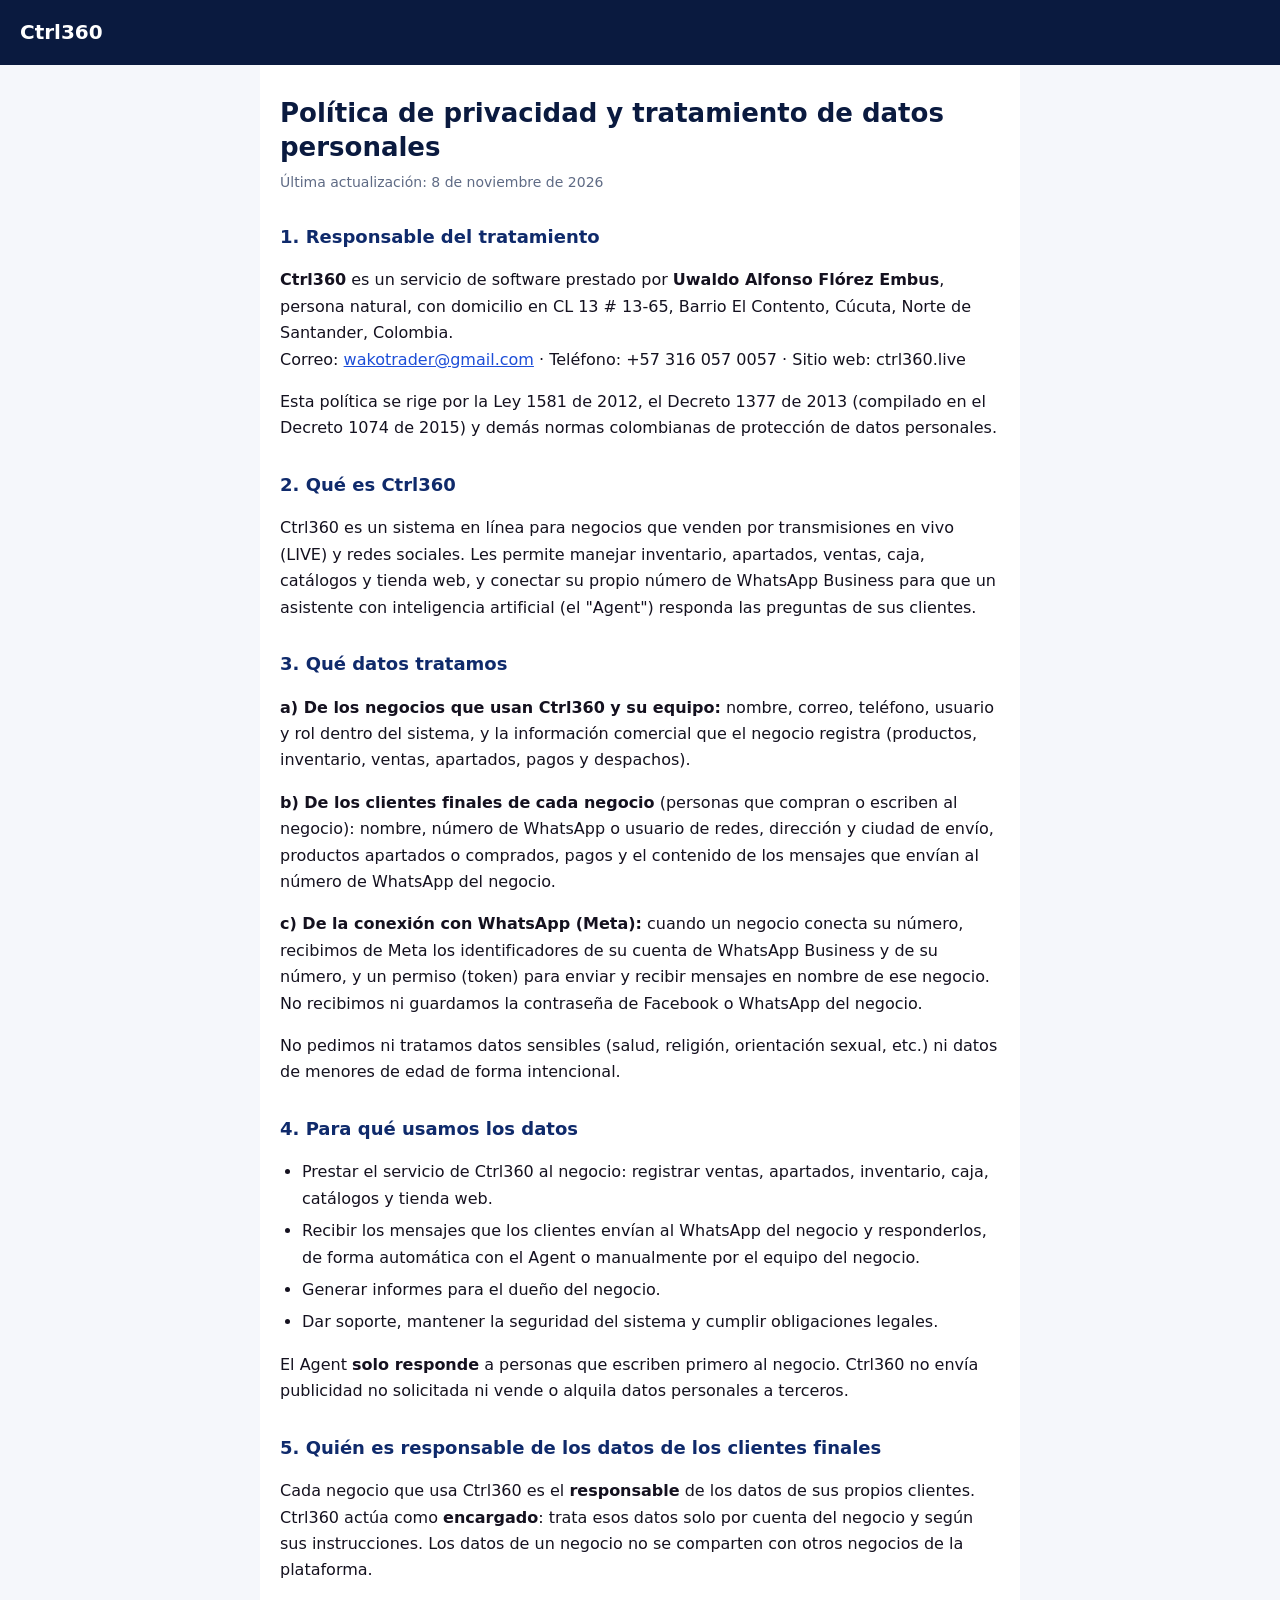
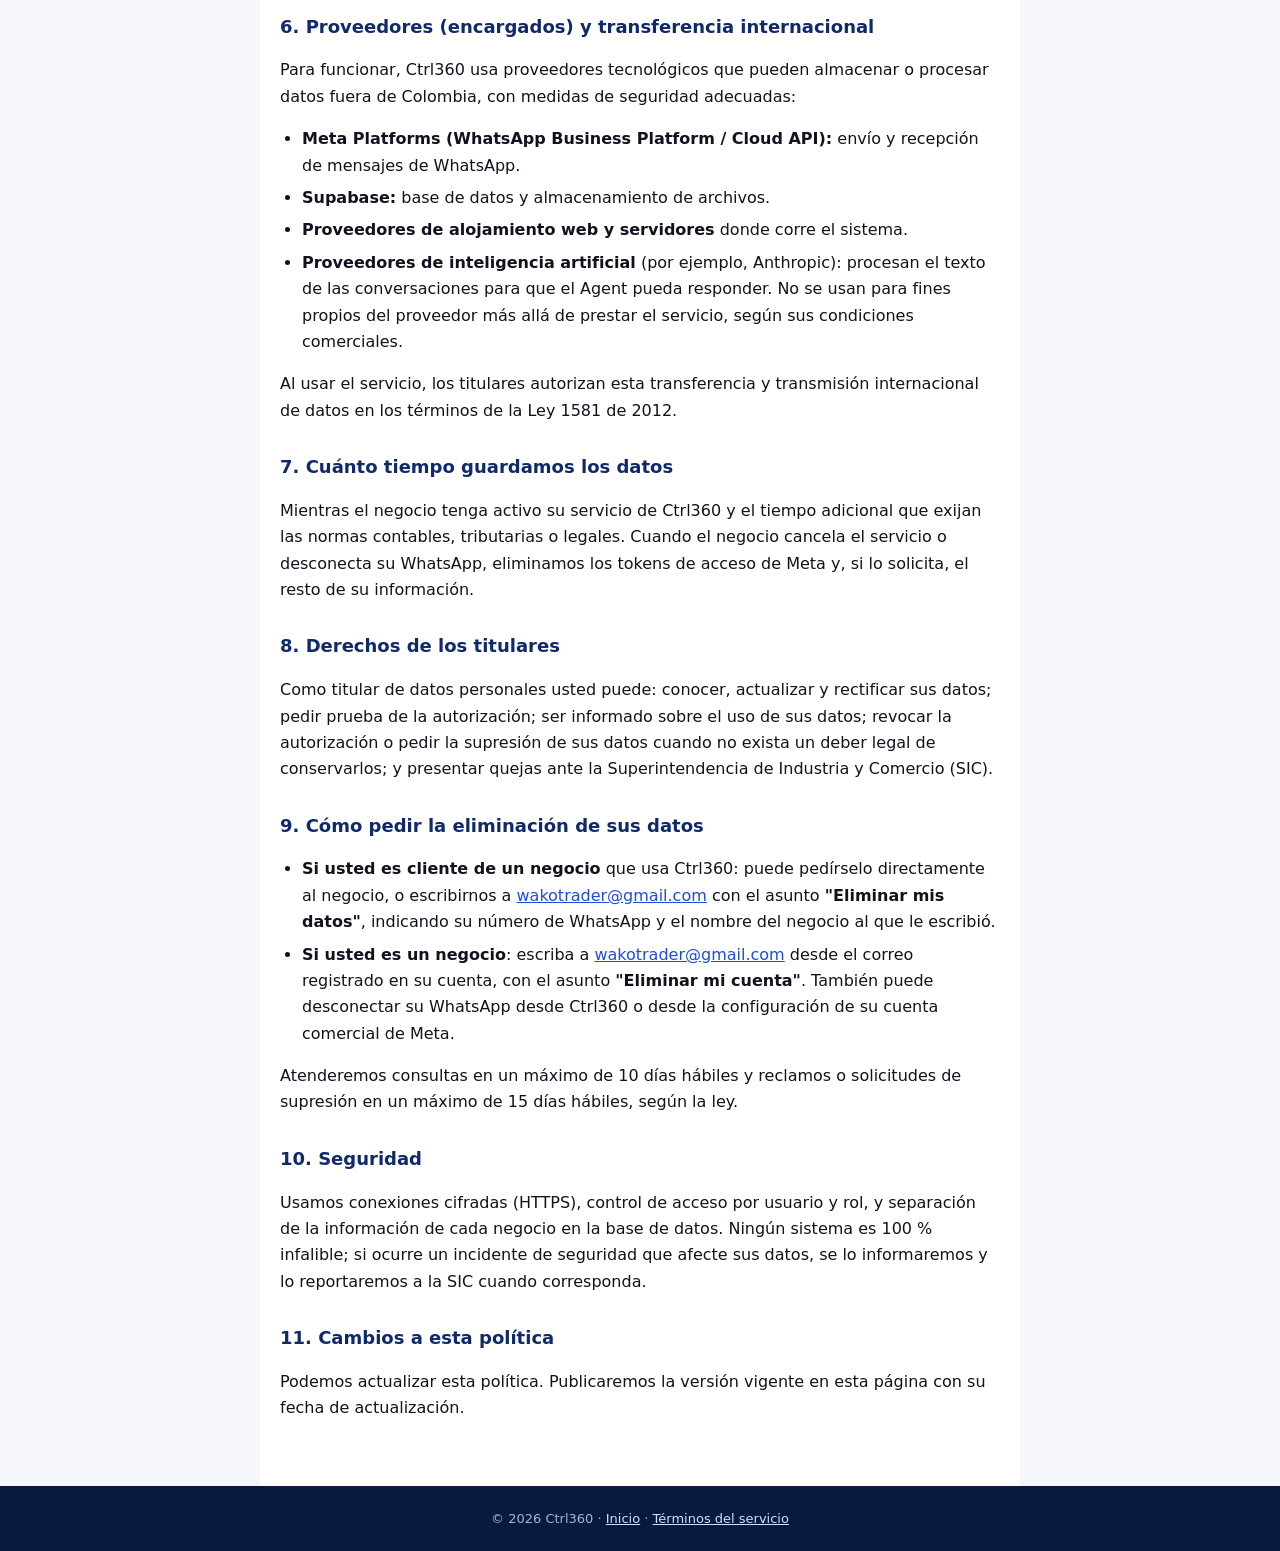
<file: politica-de-privacidad.html>
<!DOCTYPE html>
<html lang="es">
<head>
<meta charset="utf-8">
<meta name="viewport" content="width=device-width, initial-scale=1">
<title>Política de privacidad · Ctrl360</title>
<link rel="stylesheet" href="legal.css">
</head>
<body>
<header><a href="index.html" class="logo">Ctrl360</a></header>
<main>
<h1>Política de privacidad y tratamiento de datos personales</h1>
<p class="fecha">Última actualización: 8 de noviembre de 2026</p>

<h2>1. Responsable del tratamiento</h2>
<p><b>Ctrl360</b> es un servicio de software prestado por <b>Uwaldo Alfonso Flórez Embus</b>, persona natural, con domicilio en CL 13 # 13-65, Barrio El Contento, Cúcuta, Norte de Santander, Colombia.<br>
Correo: <a href="mailto:wakotrader@gmail.com">wakotrader@gmail.com</a> · Teléfono: +57 316 057 0057 · Sitio web: ctrl360.live</p>
<p>Esta política se rige por la Ley 1581 de 2012, el Decreto 1377 de 2013 (compilado en el Decreto 1074 de 2015) y demás normas colombianas de protección de datos personales.</p>

<h2>2. Qué es Ctrl360</h2>
<p>Ctrl360 es un sistema en línea para negocios que venden por transmisiones en vivo (LIVE) y redes sociales. Les permite manejar inventario, apartados, ventas, caja, catálogos y tienda web, y conectar su propio número de WhatsApp Business para que un asistente con inteligencia artificial (el "Agent") responda las preguntas de sus clientes.</p>

<h2>3. Qué datos tratamos</h2>
<p><b>a) De los negocios que usan Ctrl360 y su equipo:</b> nombre, correo, teléfono, usuario y rol dentro del sistema, y la información comercial que el negocio registra (productos, inventario, ventas, apartados, pagos y despachos).</p>
<p><b>b) De los clientes finales de cada negocio</b> (personas que compran o escriben al negocio): nombre, número de WhatsApp o usuario de redes, dirección y ciudad de envío, productos apartados o comprados, pagos y el contenido de los mensajes que envían al número de WhatsApp del negocio.</p>
<p><b>c) De la conexión con WhatsApp (Meta):</b> cuando un negocio conecta su número, recibimos de Meta los identificadores de su cuenta de WhatsApp Business y de su número, y un permiso (token) para enviar y recibir mensajes en nombre de ese negocio. No recibimos ni guardamos la contraseña de Facebook o WhatsApp del negocio.</p>
<p>No pedimos ni tratamos datos sensibles (salud, religión, orientación sexual, etc.) ni datos de menores de edad de forma intencional.</p>

<h2>4. Para qué usamos los datos</h2>
<ul>
<li>Prestar el servicio de Ctrl360 al negocio: registrar ventas, apartados, inventario, caja, catálogos y tienda web.</li>
<li>Recibir los mensajes que los clientes envían al WhatsApp del negocio y responderlos, de forma automática con el Agent o manualmente por el equipo del negocio.</li>
<li>Generar informes para el dueño del negocio.</li>
<li>Dar soporte, mantener la seguridad del sistema y cumplir obligaciones legales.</li>
</ul>
<p>El Agent <b>solo responde</b> a personas que escriben primero al negocio. Ctrl360 no envía publicidad no solicitada ni vende o alquila datos personales a terceros.</p>

<h2>5. Quién es responsable de los datos de los clientes finales</h2>
<p>Cada negocio que usa Ctrl360 es el <b>responsable</b> de los datos de sus propios clientes. Ctrl360 actúa como <b>encargado</b>: trata esos datos solo por cuenta del negocio y según sus instrucciones. Los datos de un negocio no se comparten con otros negocios de la plataforma.</p>

<h2>6. Proveedores (encargados) y transferencia internacional</h2>
<p>Para funcionar, Ctrl360 usa proveedores tecnológicos que pueden almacenar o procesar datos fuera de Colombia, con medidas de seguridad adecuadas:</p>
<ul>
<li><b>Meta Platforms (WhatsApp Business Platform / Cloud API):</b> envío y recepción de mensajes de WhatsApp.</li>
<li><b>Supabase:</b> base de datos y almacenamiento de archivos.</li>
<li><b>Proveedores de alojamiento web y servidores</b> donde corre el sistema.</li>
<li><b>Proveedores de inteligencia artificial</b> (por ejemplo, Anthropic): procesan el texto de las conversaciones para que el Agent pueda responder. No se usan para fines propios del proveedor más allá de prestar el servicio, según sus condiciones comerciales.</li>
</ul>
<p>Al usar el servicio, los titulares autorizan esta transferencia y transmisión internacional de datos en los términos de la Ley 1581 de 2012.</p>

<h2>7. Cuánto tiempo guardamos los datos</h2>
<p>Mientras el negocio tenga activo su servicio de Ctrl360 y el tiempo adicional que exijan las normas contables, tributarias o legales. Cuando el negocio cancela el servicio o desconecta su WhatsApp, eliminamos los tokens de acceso de Meta y, si lo solicita, el resto de su información.</p>

<h2>8. Derechos de los titulares</h2>
<p>Como titular de datos personales usted puede: conocer, actualizar y rectificar sus datos; pedir prueba de la autorización; ser informado sobre el uso de sus datos; revocar la autorización o pedir la supresión de sus datos cuando no exista un deber legal de conservarlos; y presentar quejas ante la Superintendencia de Industria y Comercio (SIC).</p>

<h2 id="eliminar">9. Cómo pedir la eliminación de sus datos</h2>
<ul>
<li><b>Si usted es cliente de un negocio</b> que usa Ctrl360: puede pedírselo directamente al negocio, o escribirnos a <a href="mailto:wakotrader@gmail.com">wakotrader@gmail.com</a> con el asunto <b>"Eliminar mis datos"</b>, indicando su número de WhatsApp y el nombre del negocio al que le escribió.</li>
<li><b>Si usted es un negocio</b>: escriba a <a href="mailto:wakotrader@gmail.com">wakotrader@gmail.com</a> desde el correo registrado en su cuenta, con el asunto <b>"Eliminar mi cuenta"</b>. También puede desconectar su WhatsApp desde Ctrl360 o desde la configuración de su cuenta comercial de Meta.</li>
</ul>
<p>Atenderemos consultas en un máximo de 10 días hábiles y reclamos o solicitudes de supresión en un máximo de 15 días hábiles, según la ley.</p>

<h2>10. Seguridad</h2>
<p>Usamos conexiones cifradas (HTTPS), control de acceso por usuario y rol, y separación de la información de cada negocio en la base de datos. Ningún sistema es 100 % infalible; si ocurre un incidente de seguridad que afecte sus datos, se lo informaremos y lo reportaremos a la SIC cuando corresponda.</p>

<h2>11. Cambios a esta política</h2>
<p>Podemos actualizar esta política. Publicaremos la versión vigente en esta página con su fecha de actualización.</p>
</main>
<footer>© 2026 Ctrl360 · <a href="index.html">Inicio</a> · <a href="terminos.html">Términos del servicio</a></footer>
</body>
</html>
</file>
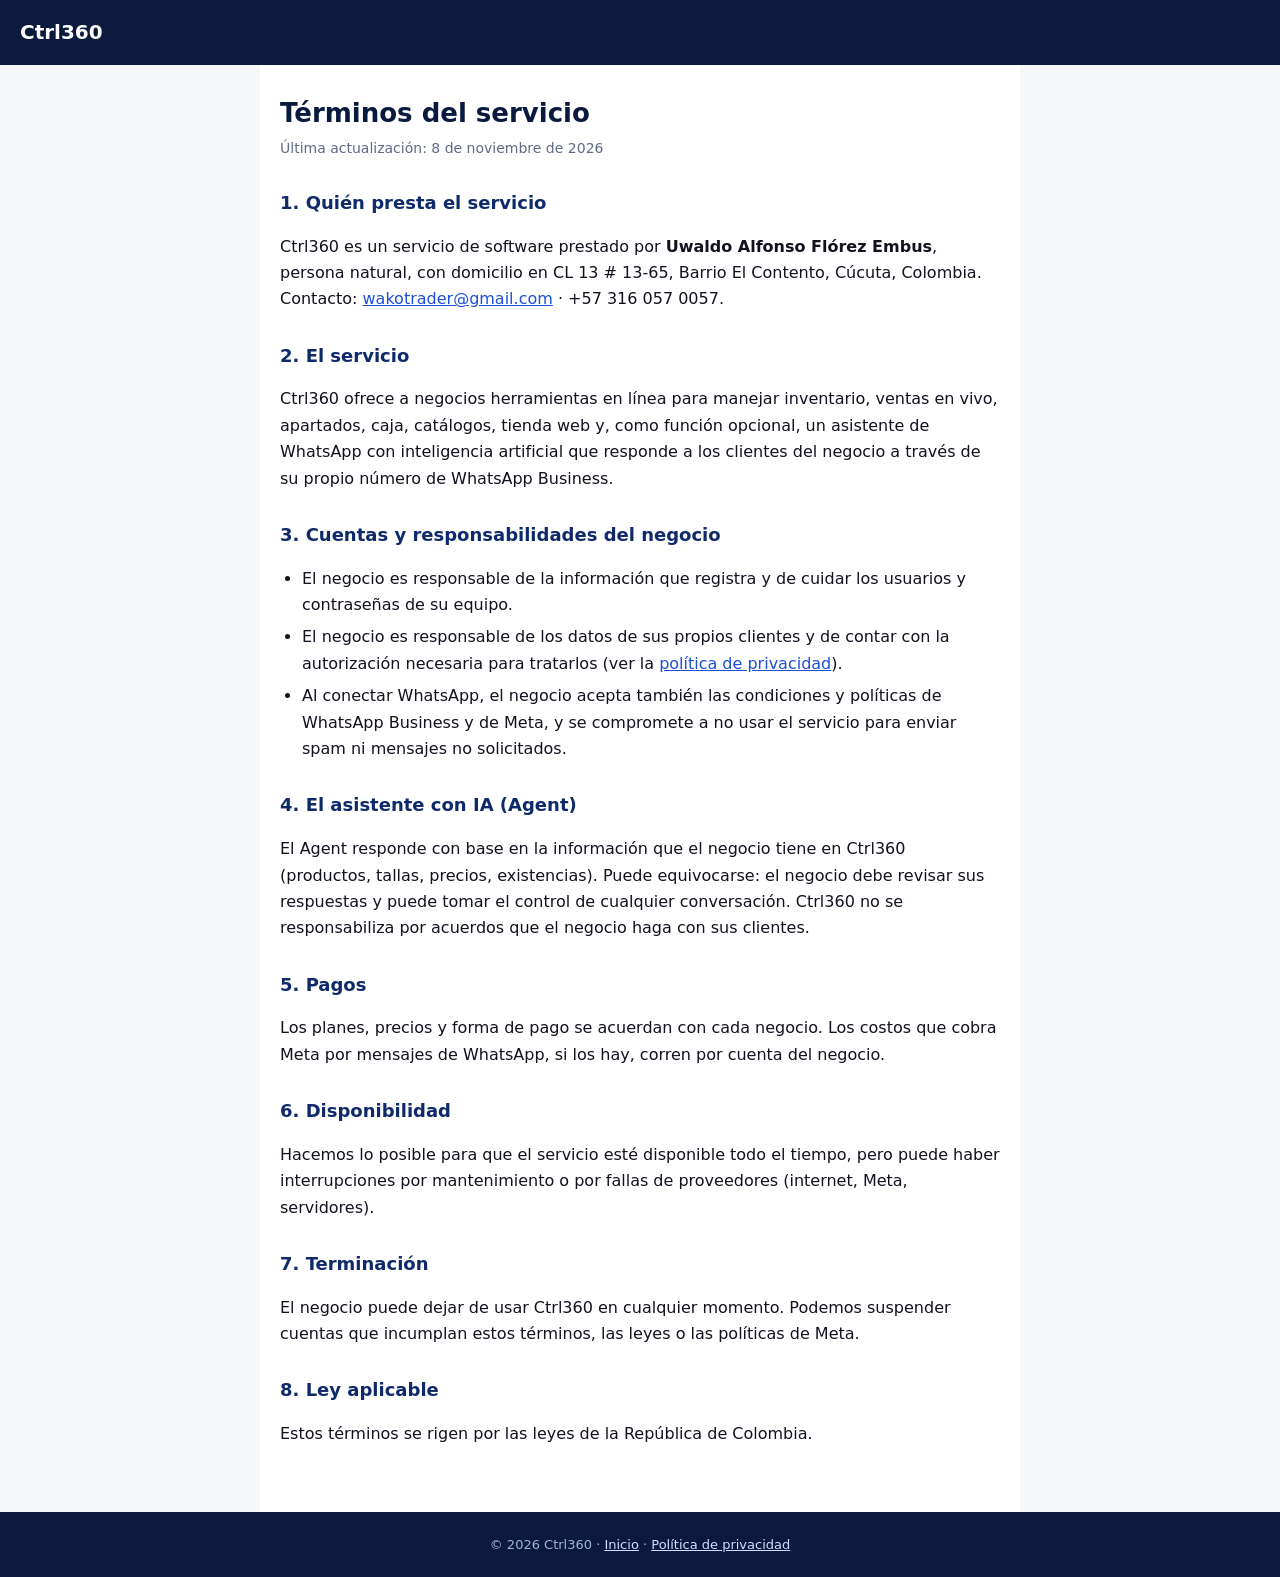
<file: terminos.html>
<!DOCTYPE html>
<html lang="es">
<head>
<meta charset="utf-8">
<meta name="viewport" content="width=device-width, initial-scale=1">
<title>Términos del servicio · Ctrl360</title>
<link rel="stylesheet" href="legal.css">
</head>
<body>
<header><a href="index.html" class="logo">Ctrl360</a></header>
<main>
<h1>Términos del servicio</h1>
<p class="fecha">Última actualización: 8 de noviembre de 2026</p>

<h2>1. Quién presta el servicio</h2>
<p>Ctrl360 es un servicio de software prestado por <b>Uwaldo Alfonso Flórez Embus</b>, persona natural, con domicilio en CL 13 # 13-65, Barrio El Contento, Cúcuta, Colombia. Contacto: <a href="mailto:wakotrader@gmail.com">wakotrader@gmail.com</a> · +57 316 057 0057.</p>

<h2>2. El servicio</h2>
<p>Ctrl360 ofrece a negocios herramientas en línea para manejar inventario, ventas en vivo, apartados, caja, catálogos, tienda web y, como función opcional, un asistente de WhatsApp con inteligencia artificial que responde a los clientes del negocio a través de su propio número de WhatsApp Business.</p>

<h2>3. Cuentas y responsabilidades del negocio</h2>
<ul>
<li>El negocio es responsable de la información que registra y de cuidar los usuarios y contraseñas de su equipo.</li>
<li>El negocio es responsable de los datos de sus propios clientes y de contar con la autorización necesaria para tratarlos (ver la <a href="politica-de-privacidad.html">política de privacidad</a>).</li>
<li>Al conectar WhatsApp, el negocio acepta también las condiciones y políticas de WhatsApp Business y de Meta, y se compromete a no usar el servicio para enviar spam ni mensajes no solicitados.</li>
</ul>

<h2>4. El asistente con IA (Agent)</h2>
<p>El Agent responde con base en la información que el negocio tiene en Ctrl360 (productos, tallas, precios, existencias). Puede equivocarse: el negocio debe revisar sus respuestas y puede tomar el control de cualquier conversación. Ctrl360 no se responsabiliza por acuerdos que el negocio haga con sus clientes.</p>

<h2>5. Pagos</h2>
<p>Los planes, precios y forma de pago se acuerdan con cada negocio. Los costos que cobra Meta por mensajes de WhatsApp, si los hay, corren por cuenta del negocio.</p>

<h2>6. Disponibilidad</h2>
<p>Hacemos lo posible para que el servicio esté disponible todo el tiempo, pero puede haber interrupciones por mantenimiento o por fallas de proveedores (internet, Meta, servidores).</p>

<h2>7. Terminación</h2>
<p>El negocio puede dejar de usar Ctrl360 en cualquier momento. Podemos suspender cuentas que incumplan estos términos, las leyes o las políticas de Meta.</p>

<h2>8. Ley aplicable</h2>
<p>Estos términos se rigen por las leyes de la República de Colombia.</p>
</main>
<footer>© 2026 Ctrl360 · <a href="index.html">Inicio</a> · <a href="politica-de-privacidad.html">Política de privacidad</a></footer>
</body>
</html>
</file>
<file: legal.css>
*{box-sizing:border-box}
body{margin:0;font-family:"Plus Jakarta Sans",system-ui,-apple-system,"Segoe UI",Roboto,sans-serif;color:#14111f;background:#f5f7fb;line-height:1.65}
header{background:#0a1a3f;padding:16px 20px}
header .logo{color:#fff;font-weight:800;font-size:20px;text-decoration:none}
main{max-width:760px;margin:0 auto;padding:32px 20px 48px;background:#fff}
h1{font-size:26px;line-height:1.3;color:#0a1a3f;margin:0 0 6px}
h2{font-size:18px;color:#0f2a6b;margin:28px 0 8px}
.fecha{color:#5f6b85;font-size:14px;margin:0 0 20px}
a{color:#1d4ed8}
ul{padding-left:22px}
li{margin:6px 0}
footer{background:#0a1a3f;color:#9fb3dc;text-align:center;font-size:13px;padding:22px 16px}
footer a{color:#cfe0ff}
</file>
